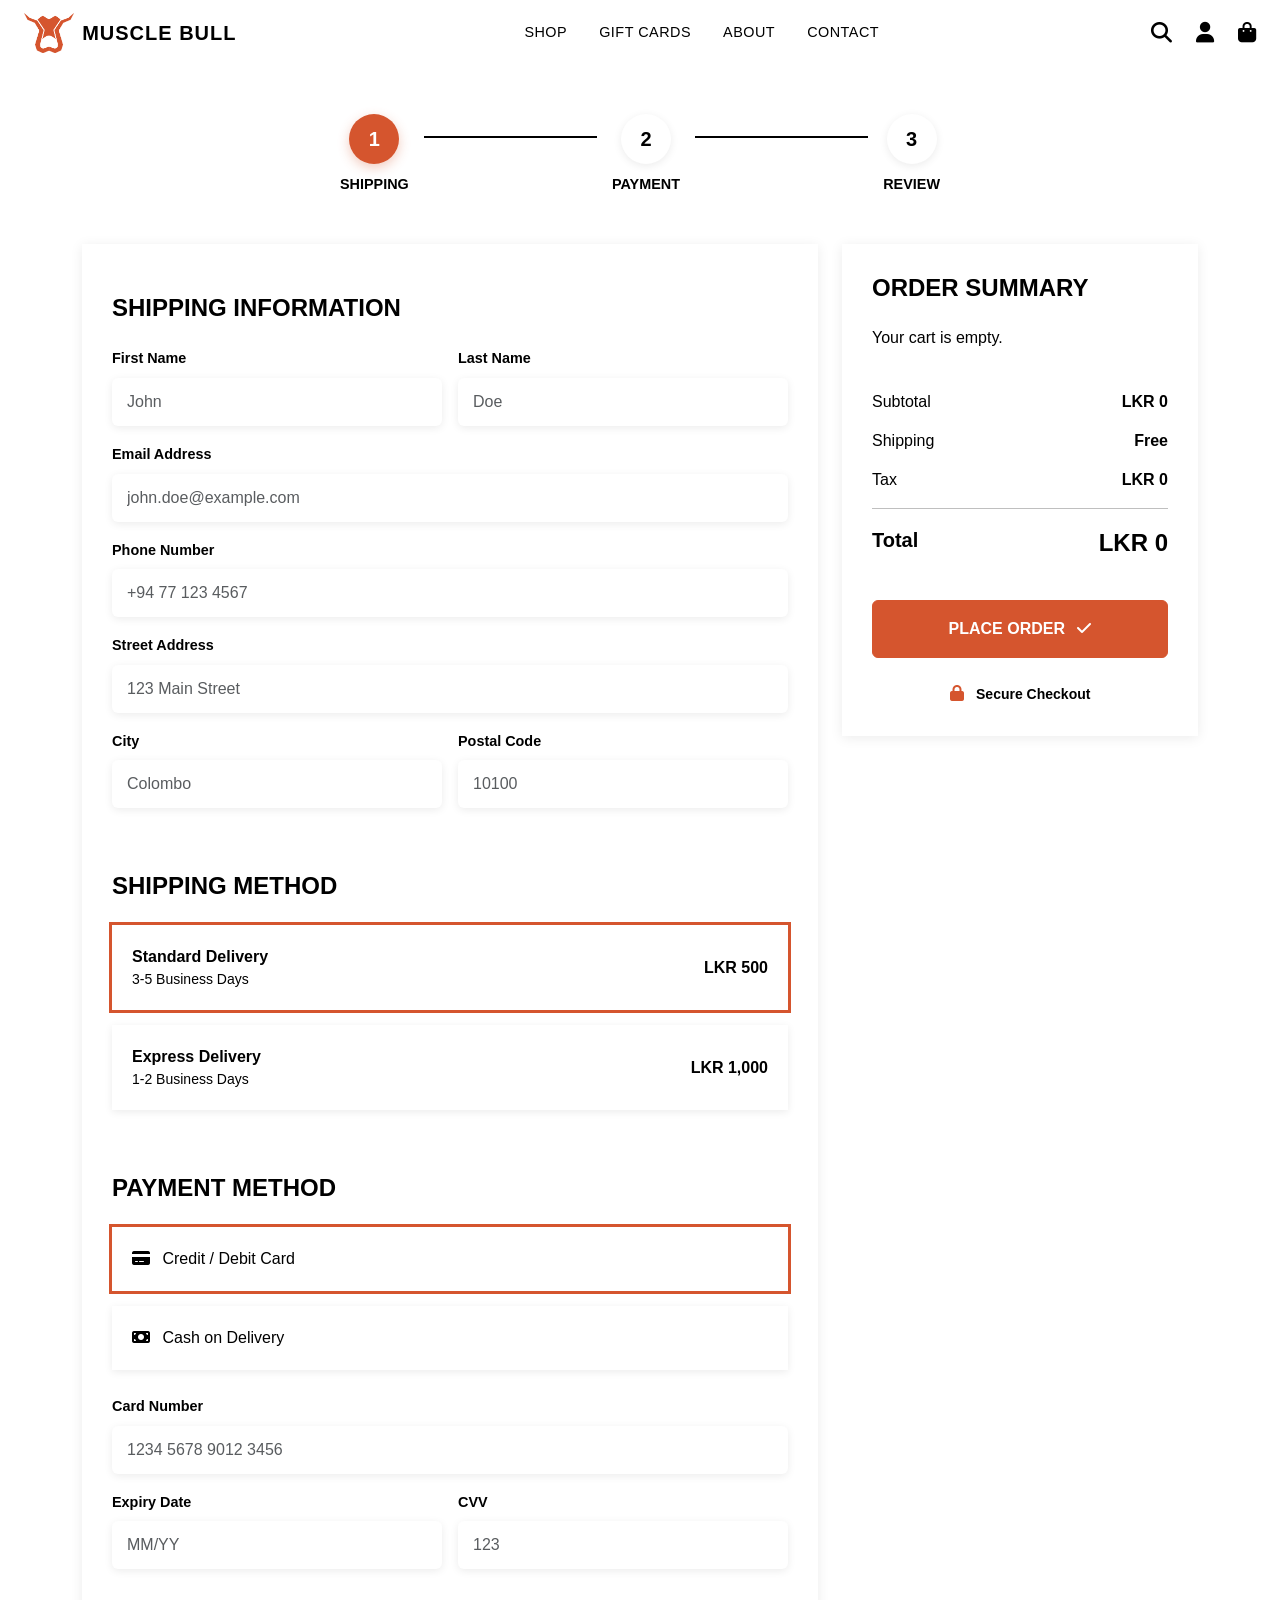
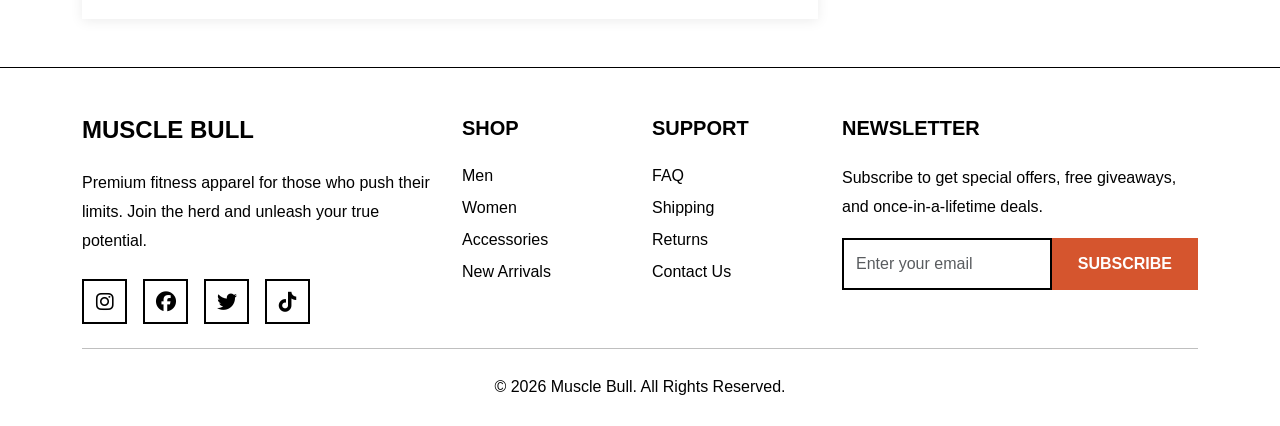
<file: checkout.html>
<!DOCTYPE html>
<html lang="en">
<head>
    <meta charset="UTF-8" />
    <meta name="viewport" content="width=device-width, initial-scale=1.0" />
    <title>Checkout - Muscle Bull</title>
    
    <!-- Bootstrap CSS -->
    <link href="./css/bootstrap.min.css" rel="stylesheet" />
    <!-- Custom CSS -->
    <link href="./css/style.css" rel="stylesheet" />
    <link href="./css/header.css" rel="stylesheet" />
    <link href="./css/footer.css" rel="stylesheet" />
    <link href="./css/checkout.css" rel="stylesheet" />
    <!-- FontAwesome for icons -->
    <link rel="stylesheet" href="https://cdnjs.cloudflare.com/ajax/libs/font-awesome/6.4.0/css/all.min.css" />
</head>
<body>
    <!-- Navigation -->
    <nav class="navbar navbar-expand-lg navbar-static bg-white">
        <div class="container-fluid px-4">
            <a class="navbar-brand d-flex align-items-center gap-2" href="index.html">
                <img src="./assets/images/logo/mb logo.png" alt="Muscle Bull Logo" height="40">
                <span class="fw-bold text-uppercase text-black brand-text">Muscle Bull</span>
            </a>
            <button class="navbar-toggler border-0 shadow-none" type="button" data-bs-toggle="collapse" data-bs-target="#navbarNav">
                <span class="navbar-toggler-icon"></span>
            </button>
            <div class="collapse navbar-collapse" id="navbarNav">
                <ul class="navbar-nav mx-auto nav-center">
                    <li class="nav-item"><a class="nav-link text-black fw-medium text-uppercase" href="shop.html">Shop</a></li>
                    <li class="nav-item"><a class="nav-link text-black fw-medium text-uppercase" href="gift-cards.html">Gift Cards</a></li>
                    <li class="nav-item"><a class="nav-link text-black fw-medium text-uppercase" href="about.html">About</a></li>
                    <li class="nav-item"><a class="nav-link text-black fw-medium text-uppercase" href="contact.html">Contact</a></li>
                </ul>
                <div class="navbar-icons d-flex gap-3">
                    <a href="#" class="nav-icon-dark"><i class="fa-solid fa-magnifying-glass"></i></a>
                    <a href="login.html" class="nav-icon-dark"><i class="fa-solid fa-user"></i></a>
                    <a href="cart.html" class="nav-icon-dark position-relative">
                        <i class="fa-solid fa-bag-shopping"></i>
                        <span class="cart-badge">3</span>
                    </a>
                </div>
            </div>
        </div>
    </nav>

    <main>
        <!-- Checkout Section -->
        <section class="checkout-section py-5 bg-white">
            <div class="container">
                <!-- Progress Steps -->
                <div class="checkout-steps mb-5">
                    <div class="step active">
                        <div class="step-number">1</div>
                        <span class="step-label">Shipping</span>
                    </div>
                    <div class="step-line"></div>
                    <div class="step">
                        <div class="step-number">2</div>
                        <span class="step-label">Payment</span>
                    </div>
                    <div class="step-line"></div>
                    <div class="step">
                        <div class="step-number">3</div>
                        <span class="step-label">Review</span>
                    </div>
                </div>

                <div class="row g-4">
                    <!-- Checkout Form -->
                    <div class="col-lg-8">
                        <div class="checkout-form">
                            <!-- Shipping Information -->
                            <div class="form-section">
                                <h4 class="fw-bold text-uppercase mb-4">Shipping Information</h4>
                                <div class="row g-3">
                                    <div class="col-md-6">
                                        <label class="form-label fw-bold">First Name</label>
                                        <input type="text" class="form-control checkout-input" placeholder="John">
                                    </div>
                                    <div class="col-md-6">
                                        <label class="form-label fw-bold">Last Name</label>
                                        <input type="text" class="form-control checkout-input" placeholder="Doe">
                                    </div>
                                    <div class="col-12">
                                        <label class="form-label fw-bold">Email Address</label>
                                        <input type="email" class="form-control checkout-input" placeholder="john.doe@example.com">
                                    </div>
                                    <div class="col-12">
                                        <label class="form-label fw-bold">Phone Number</label>
                                        <input type="tel" class="form-control checkout-input" placeholder="+94 77 123 4567">
                                    </div>
                                    <div class="col-12">
                                        <label class="form-label fw-bold">Street Address</label>
                                        <input type="text" class="form-control checkout-input" placeholder="123 Main Street">
                                    </div>
                                    <div class="col-md-6">
                                        <label class="form-label fw-bold">City</label>
                                        <input type="text" class="form-control checkout-input" placeholder="Colombo">
                                    </div>
                                    <div class="col-md-6">
                                        <label class="form-label fw-bold">Postal Code</label>
                                        <input type="text" class="form-control checkout-input" placeholder="10100">
                                    </div>
                                </div>
                            </div>

                            <!-- Shipping Method -->
                            <div class="form-section mt-4">
                                <h4 class="fw-bold text-uppercase mb-4">Shipping Method</h4>
                                <div class="shipping-options">
                                    <div class="shipping-option active">
                                        <input type="radio" name="shipping" id="standard" checked>
                                        <label for="standard">
                                            <div class="d-flex justify-content-between align-items-center">
                                                <div>
                                                    <strong>Standard Delivery</strong>
                                                    <p class="mb-0 small">3-5 Business Days</p>
                                                </div>
                                                <strong>LKR 500</strong>
                                            </div>
                                        </label>
                                    </div>
                                    <div class="shipping-option">
                                        <input type="radio" name="shipping" id="express">
                                        <label for="express">
                                            <div class="d-flex justify-content-between align-items-center">
                                                <div>
                                                    <strong>Express Delivery</strong>
                                                    <p class="mb-0 small">1-2 Business Days</p>
                                                </div>
                                                <strong>LKR 1,000</strong>
                                            </div>
                                        </label>
                                    </div>
                                </div>
                            </div>

                            <!-- Payment Method -->
                            <div class="form-section mt-4">
                                <h4 class="fw-bold text-uppercase mb-4">Payment Method</h4>
                                <div class="payment-options">
                                    <div class="payment-option active">
                                        <input type="radio" name="payment" id="card" checked>
                                        <label for="card">
                                            <i class="fa-solid fa-credit-card me-2"></i>
                                            Credit / Debit Card
                                        </label>
                                    </div>
                                    <div class="payment-option">
                                        <input type="radio" name="payment" id="cod">
                                        <label for="cod">
                                            <i class="fa-solid fa-money-bill me-2"></i>
                                            Cash on Delivery
                                        </label>
                                    </div>
                                </div>

                                <!-- Card Details -->
                                <div class="card-details mt-4">
                                    <div class="row g-3">
                                        <div class="col-12">
                                            <label class="form-label fw-bold">Card Number</label>
                                            <input type="text" class="form-control checkout-input" placeholder="1234 5678 9012 3456">
                                        </div>
                                        <div class="col-md-6">
                                            <label class="form-label fw-bold">Expiry Date</label>
                                            <input type="text" class="form-control checkout-input" placeholder="MM/YY">
                                        </div>
                                        <div class="col-md-6">
                                            <label class="form-label fw-bold">CVV</label>
                                            <input type="text" class="form-control checkout-input" placeholder="123">
                                        </div>
                                    </div>
                                </div>
                            </div>
                        </div>
                    </div>

                    <!-- Order Summary -->
                    <div class="col-lg-4">
                        <div class="order-summary-checkout">
                            <h4 class="fw-bold text-uppercase mb-4">Order Summary</h4>
                            
                            <!-- Order Items -->
                            <div class="order-items mb-4">
                                <div class="order-item">
                                    <img src="./assets/images/products/black oversize 1.jpg" alt="Product">
                                    <div class="order-item-info">
                                        <h6 class="fw-bold mb-1">Black Oversize Tee</h6>
                                        <p class="small mb-0">Size: L × 1</p>
                                    </div>
                                    <span class="fw-bold">LKR 3,500</span>
                                </div>
                                <div class="order-item">
                                    <img src="./assets/images/products/white hoodie 1.jpg" alt="Product">
                                    <div class="order-item-info">
                                        <h6 class="fw-bold mb-1">White Hoodie</h6>
                                        <p class="small mb-0">Size: M × 1</p>
                                    </div>
                                    <span class="fw-bold">LKR 5,200</span>
                                </div>
                                <div class="order-item">
                                    <img src="./assets/images/products/blue skinny 2.jpg" alt="Product">
                                    <div class="order-item-info">
                                        <h6 class="fw-bold mb-1">Blue Skinny Pants</h6>
                                        <p class="small mb-0">Size: 32 × 1</p>
                                    </div>
                                    <span class="fw-bold">LKR 4,800</span>
                                </div>
                            </div>
                            
                            <div class="summary-row">
                                <span>Subtotal</span>
                                <span class="fw-bold">LKR 13,500</span>
                            </div>
                            <div class="summary-row">
                                <span>Shipping</span>
                                <span class="fw-bold">LKR 500</span>
                            </div>
                            <div class="summary-row">
                                <span>Tax</span>
                                <span class="fw-bold">LKR 0</span>
                            </div>
                            
                            <hr class="my-3">
                            
                            <div class="summary-row summary-total">
                                <span class="fw-bold">Total</span>
                                <span class="fw-bold fs-4">LKR 14,000</span>
                            </div>

                            <!-- Place Order Button -->
                            <button class="btn btn-primary w-100 py-3 text-uppercase fw-bold mt-4">
                                Place Order <i class="fa-solid fa-check ms-2"></i>
                            </button>

                            <!-- Security Badge -->
                            <div class="security-badge mt-4 text-center">
                                <i class="fa-solid fa-lock me-2"></i>
                                <span class="small">Secure Checkout</span>
                            </div>
                        </div>
                    </div>
                </div>
            </div>
        </section>
    </main>

    <!-- Footer -->
    <footer class="bg-white text-black pt-5 pb-4 border-top border-dark">
        <div class="container">
            <div class="row g-4">
                <div class="col-12 col-md-4 mb-4 mb-md-0">
                    <h4 class="text-uppercase fw-bold mb-4">Muscle Bull</h4>
                    <p>Premium fitness apparel for those who push their limits. Join the herd and unleash your true potential.</p>
                    <div class="footer-socials d-flex gap-3 mt-4">
                        <a href="#" class="social-link"><i class="fa-brands fa-instagram"></i></a>
                        <a href="#" class="social-link"><i class="fa-brands fa-facebook"></i></a>
                        <a href="#" class="social-link"><i class="fa-brands fa-twitter"></i></a>
                        <a href="#" class="social-link"><i class="fa-brands fa-tiktok"></i></a>
                    </div>
                </div>
                <div class="col-6 col-md-2 mb-4 mb-md-0">
                    <h5 class="text-uppercase fw-bold mb-4">Shop</h5>
                    <ul class="list-unstyled footer-links">
                        <li class="mb-2"><a href="shop.html">Men</a></li>
                        <li class="mb-2"><a href="shop.html">Women</a></li>
                        <li class="mb-2"><a href="shop.html">Accessories</a></li>
                        <li class="mb-2"><a href="shop.html">New Arrivals</a></li>
                    </ul>
                </div>
                <div class="col-6 col-md-2 mb-4 mb-md-0">
                    <h5 class="text-uppercase fw-bold mb-4">Support</h5>
                    <ul class="list-unstyled footer-links">
                        <li class="mb-2"><a href="#">FAQ</a></li>
                        <li class="mb-2"><a href="#">Shipping</a></li>
                        <li class="mb-2"><a href="#">Returns</a></li>
                        <li class="mb-2"><a href="contact.html">Contact Us</a></li>
                    </ul>
                </div>
                <div class="col-12 col-md-4">
                    <h5 class="text-uppercase fw-bold mb-4">Newsletter</h5>
                    <p class="mb-3">Subscribe to get special offers, free giveaways, and once-in-a-lifetime deals.</p>
                    <div class="footer-newsletter">
                        <input type="email" class="form-control rounded-0 border-dark" placeholder="Enter your email">
                        <button class="btn btn-primary rounded-0 px-4 text-uppercase fw-bold" type="button">Subscribe</button>
                    </div>
                </div>
            </div>
            <hr class="my-4 border-dark">
            <div class="row">
                <div class="col-12 text-center">
                    <p class="mb-0 fw-medium">&copy; 2026 Muscle Bull. All Rights Reserved.</p>
                </div>
            </div>
        </div>
    </footer>

    <!-- Bootstrap JS -->
    <script src="./js/bootstrap.bundle.min.js"></script>
    <script src="./js/app.js"></script>
    <script src="./js/cart.js"></script>
</body>
</html>
</file>
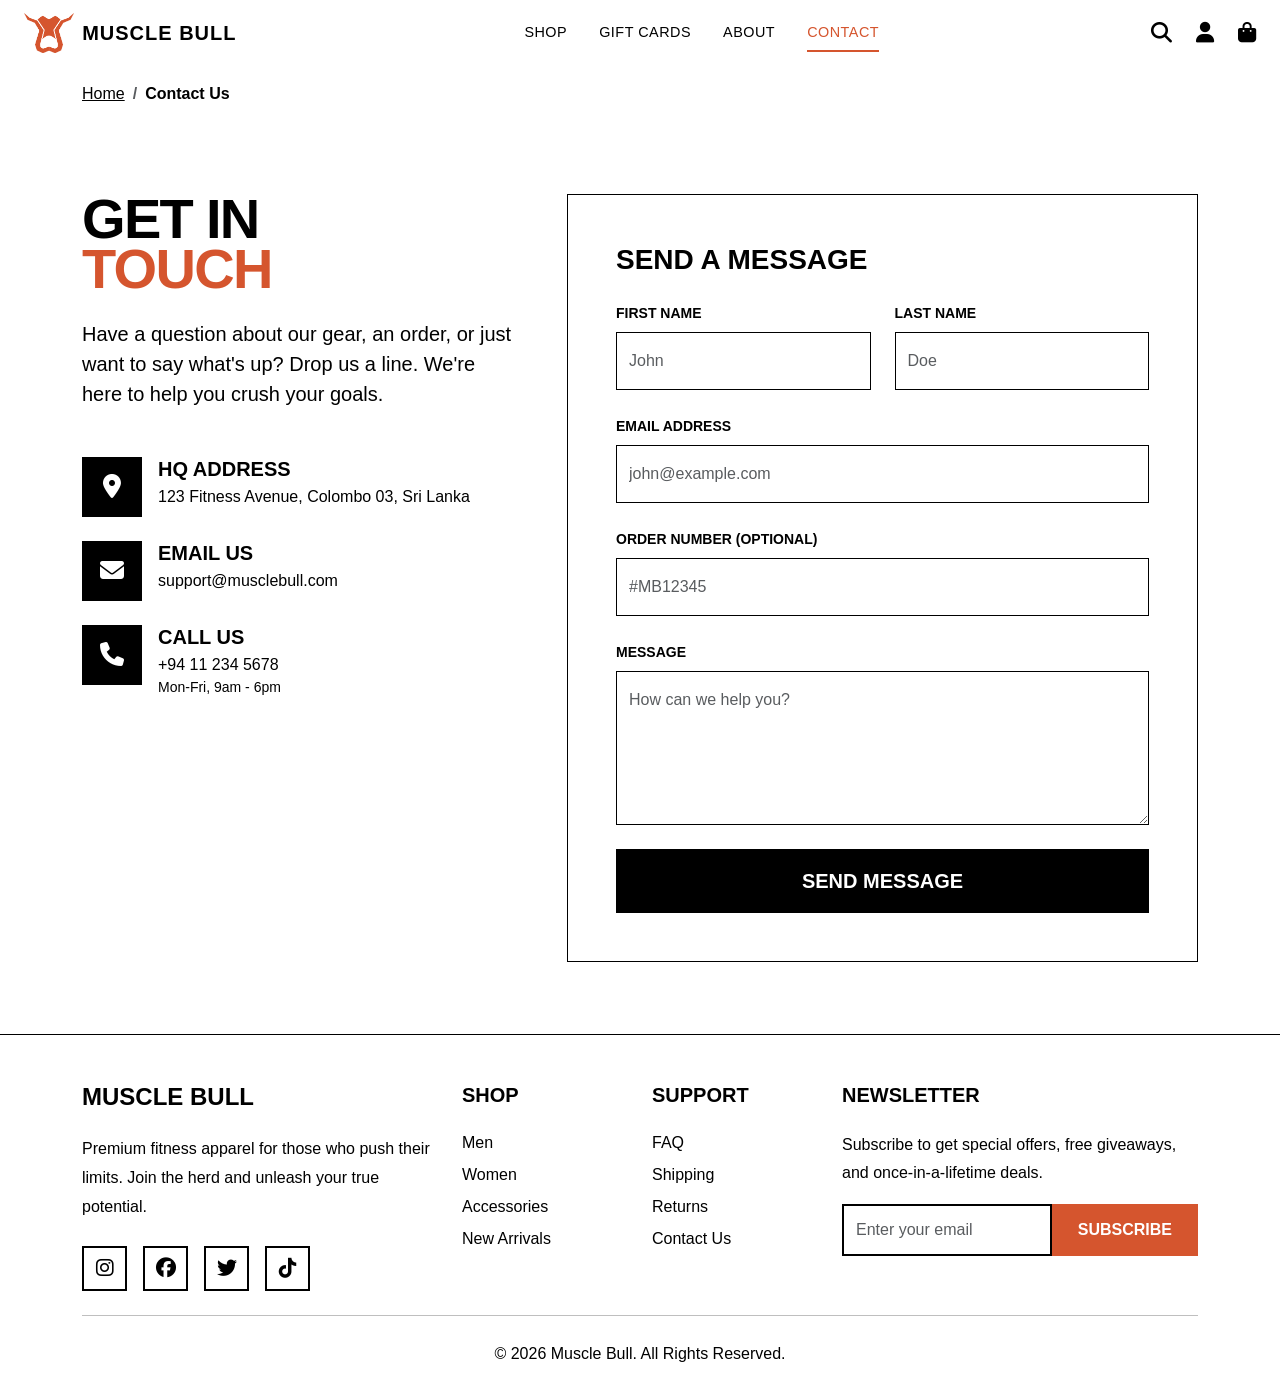
<file: contact.html>
<!DOCTYPE html>
<html lang="en">
<head>
    <meta charset="UTF-8" />
    <meta name="viewport" content="width=device-width, initial-scale=1.0" />
    <title>Contact Us - Muscle Bull</title>
    
    <!-- Bootstrap CSS -->
    <link href="./css/bootstrap.min.css" rel="stylesheet" />
    <!-- Custom CSS -->
    <link href="./css/style.css" rel="stylesheet" />
    <link href="./css/header.css" rel="stylesheet" />
    <link href="./css/footer.css" rel="stylesheet" />
    <!-- FontAwesome for icons -->
    <link rel="stylesheet" href="https://cdnjs.cloudflare.com/ajax/libs/font-awesome/6.4.0/css/all.min.css" />
</head>
<body>
    <!-- Navigation -->
    <nav class="navbar navbar-expand-lg navbar-static bg-white">
        <div class="container-fluid px-4">
            <a class="navbar-brand d-flex align-items-center gap-2" href="index.html">
                <img src="./assets/images/logo/mb logo.png" alt="Muscle Bull Logo" height="40">
                <span class="fw-bold text-uppercase text-black brand-text">Muscle Bull</span>
            </a>
            <button class="navbar-toggler border-0 shadow-none" type="button" data-bs-toggle="collapse" data-bs-target="#navbarNav">
                <span class="navbar-toggler-icon"></span>
            </button>
            <div class="collapse navbar-collapse" id="navbarNav">
                <ul class="navbar-nav mx-auto nav-center">
                    <li class="nav-item"><a class="nav-link text-black fw-medium text-uppercase" href="shop.html">Shop</a></li>
                    <li class="nav-item"><a class="nav-link text-black fw-medium text-uppercase" href="gift-cards.html">Gift Cards</a></li>
                    <li class="nav-item"><a class="nav-link text-black fw-medium text-uppercase" href="about.html">About</a></li>
                    <li class="nav-item"><a class="nav-link text-black fw-medium text-uppercase active" href="contact.html">Contact</a></li>
                </ul>
                <div class="navbar-icons d-flex gap-3">
                    <a href="#" class="nav-icon-dark"><i class="fa-solid fa-magnifying-glass"></i></a>
                    <a href="login.html" class="nav-icon-dark"><i class="fa-solid fa-user"></i></a>
                    <a href="cart.html" class="nav-icon-dark"><i class="fa-solid fa-bag-shopping"></i></a>
                </div>
            </div>
        </div>
    </nav>

    <main>
        <!-- Breadcrumb -->
        <section class="breadcrumb-section py-3 bg-white">
            <div class="container">
                <nav aria-label="breadcrumb">
                    <ol class="breadcrumb mb-0">
                        <li class="breadcrumb-item"><a href="index.html" class="text-black">Home</a></li>
                        <li class="breadcrumb-item active text-black fw-bold" aria-current="page">Contact Us</li>
                    </ol>
                </nav>
            </div>
        </section>

        <!-- Contact Section -->
        <section class="contact-page py-5 bg-white">
            <div class="container py-4">
                <div class="row g-5">
                    <!-- Contact Info -->
                    <div class="col-lg-5">
                        <h1 class="display-4 fw-bold text-uppercase mb-4 text-black" style="line-height: 0.9; letter-spacing: -0.03em;">
                            GET IN<br><span class="text-primary">TOUCH</span>
                        </h1>
                        <p class="lead mb-5 text-black">
                            Have a question about our gear, an order, or just want to say what's up? Drop us a line. We're here to help you crush your goals.
                        </p>
                        
                        <div class="d-flex flex-column gap-4">
                            <div class="d-flex align-items-start gap-3">
                                <div class="bg-black text-white p-3 rounded-0 d-flex align-items-center justify-content-center" style="width: 60px; height: 60px;">
                                    <i class="fa-solid fa-location-dot fa-xl"></i>
                                </div>
                                <div>
                                    <h5 class="fw-bold text-uppercase mb-1">HQ Address</h5>
                                    <p class="mb-0 text-black">123 Fitness Avenue, Colombo 03, Sri Lanka</p>
                                </div>
                            </div>
                            
                            <div class="d-flex align-items-start gap-3">
                                <div class="bg-black text-white p-3 rounded-0 d-flex align-items-center justify-content-center" style="width: 60px; height: 60px;">
                                    <i class="fa-solid fa-envelope fa-xl"></i>
                                </div>
                                <div>
                                    <h5 class="fw-bold text-uppercase mb-1">Email Us</h5>
                                    <p class="mb-0 text-black">support@musclebull.com</p>
                                </div>
                            </div>
                            
                            <div class="d-flex align-items-start gap-3">
                                <div class="bg-black text-white p-3 rounded-0 d-flex align-items-center justify-content-center" style="width: 60px; height: 60px;">
                                    <i class="fa-solid fa-phone fa-xl"></i>
                                </div>
                                <div>
                                    <h5 class="fw-bold text-uppercase mb-1">Call Us</h5>
                                    <p class="mb-0 text-black">+94 11 234 5678</p>
                                    <p class="small text-muted mb-0">Mon-Fri, 9am - 6pm</p>
                                </div>
                            </div>
                        </div>
                    </div>
                    
                    <!-- Contact Form -->
                    <div class="col-lg-7">
                        <div class="bg-white p-4 p-md-5 border border-dark">
                            <h3 class="fw-bold text-uppercase mb-4 text-black">Send a Message</h3>
                            <form>
                                <div class="row g-4">
                                    <div class="col-md-6">
                                        <label for="firstName" class="form-label fw-bold text-uppercase small text-black">First Name</label>
                                        <input type="text" class="form-control rounded-0 py-3 border-dark text-black" id="firstName" placeholder="John">
                                    </div>
                                    <div class="col-md-6">
                                        <label for="lastName" class="form-label fw-bold text-uppercase small text-black">Last Name</label>
                                        <input type="text" class="form-control rounded-0 py-3 border-dark text-black" id="lastName" placeholder="Doe">
                                    </div>
                                    <div class="col-12">
                                        <label for="email" class="form-label fw-bold text-uppercase small text-black">Email Address</label>
                                        <input type="email" class="form-control rounded-0 py-3 border-dark text-black" id="email" placeholder="john@example.com">
                                    </div>
                                    <div class="col-12">
                                        <label for="orderNumber" class="form-label fw-bold text-uppercase small text-black">Order Number (Optional)</label>
                                        <input type="text" class="form-control rounded-0 py-3 border-dark text-black" id="orderNumber" placeholder="#MB12345">
                                    </div>
                                    <div class="col-12">
                                        <label for="message" class="form-label fw-bold text-uppercase small text-black">Message</label>
                                        <textarea class="form-control rounded-0 py-3 border-dark text-black" id="message" rows="5" placeholder="How can we help you?"></textarea>
                                    </div>
                                    <div class="col-12 mt-4">
                                        <button type="submit" class="btn btn-dark btn-lg w-100 rounded-0 text-uppercase fw-bold py-3">Send Message</button>
                                    </div>
                                </div>
                            </form>
                        </div>
                    </div>
                </div>
            </div>
        </section>
    </main>

    <!-- Footer -->
    <footer class="bg-white text-black pt-5 pb-4 border-top border-dark">
        <div class="container">
            <div class="row g-4">
                <div class="col-12 col-md-4 mb-4 mb-md-0">
                    <h4 class="text-uppercase fw-bold mb-4">Muscle Bull</h4>
                    <p>Premium fitness apparel for those who push their limits. Join the herd and unleash your true potential.</p>
                    <div class="footer-socials d-flex gap-3 mt-4">
                        <a href="#" class="social-link"><i class="fa-brands fa-instagram"></i></a>
                        <a href="#" class="social-link"><i class="fa-brands fa-facebook"></i></a>
                        <a href="#" class="social-link"><i class="fa-brands fa-twitter"></i></a>
                        <a href="#" class="social-link"><i class="fa-brands fa-tiktok"></i></a>
                    </div>
                </div>
                <div class="col-6 col-md-2 mb-4 mb-md-0">
                    <h5 class="text-uppercase fw-bold mb-4">Shop</h5>
                    <ul class="list-unstyled footer-links">
                        <li class="mb-2"><a href="shop.html">Men</a></li>
                        <li class="mb-2"><a href="shop.html">Women</a></li>
                        <li class="mb-2"><a href="shop.html">Accessories</a></li>
                        <li class="mb-2"><a href="shop.html">New Arrivals</a></li>
                    </ul>
                </div>
                <div class="col-6 col-md-2 mb-4 mb-md-0">
                    <h5 class="text-uppercase fw-bold mb-4">Support</h5>
                    <ul class="list-unstyled footer-links">
                        <li class="mb-2"><a href="#">FAQ</a></li>
                        <li class="mb-2"><a href="#">Shipping</a></li>
                        <li class="mb-2"><a href="#">Returns</a></li>
                        <li class="mb-2"><a href="contact.html">Contact Us</a></li>
                    </ul>
                </div>
                <div class="col-12 col-md-4">
                    <h5 class="text-uppercase fw-bold mb-4">Newsletter</h5>
                    <p class="mb-3">Subscribe to get special offers, free giveaways, and once-in-a-lifetime deals.</p>
                    <div class="footer-newsletter">
                        <input type="email" class="form-control rounded-0 border-dark" placeholder="Enter your email">
                        <button class="btn btn-primary rounded-0 px-4 text-uppercase fw-bold" type="button">Subscribe</button>
                    </div>
                </div>
            </div>
            <hr class="my-4 border-dark">
            <div class="row">
                <div class="col-12 text-center">
                    <p class="mb-0 fw-medium">&copy; 2026 Muscle Bull. All Rights Reserved.</p>
                </div>
            </div>
        </div>
    </footer>

    <!-- Bootstrap JS -->
    <script src="./js/bootstrap.bundle.min.js"></script>
</body>
</html>
</file>
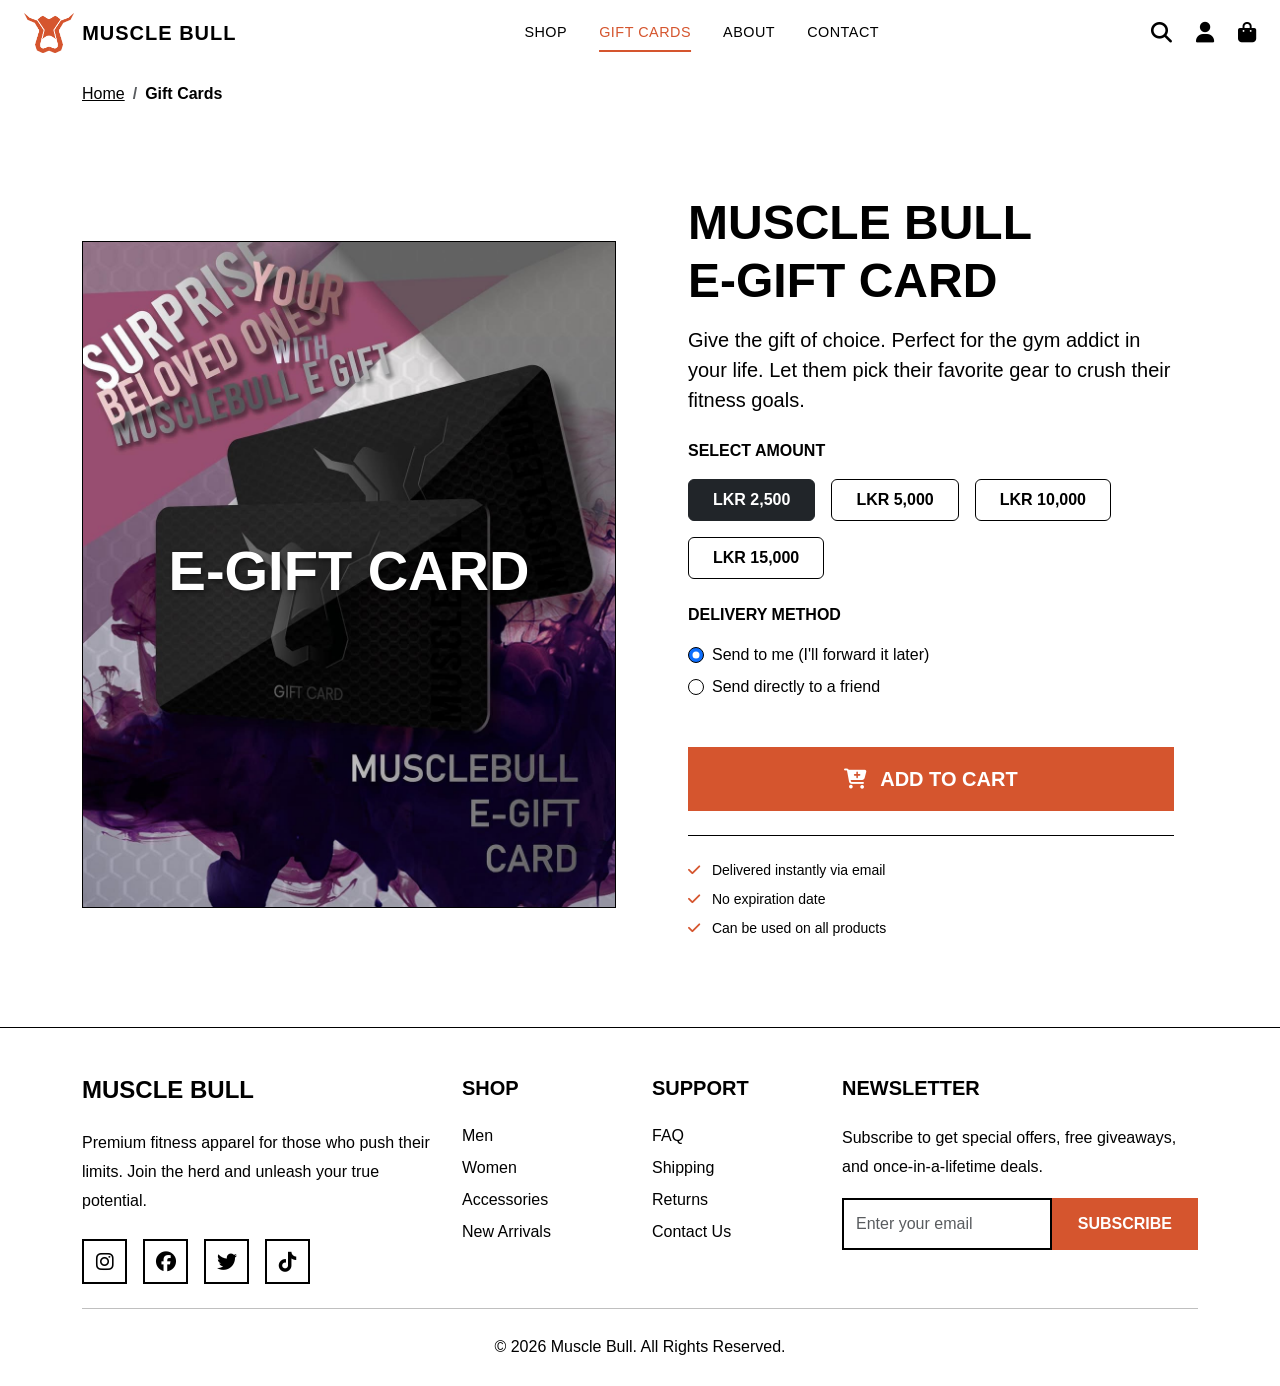
<file: gift-cards.html>
<!DOCTYPE html>
<html lang="en">
<head>
    <meta charset="UTF-8" />
    <meta name="viewport" content="width=device-width, initial-scale=1.0" />
    <title>Gift Cards - Muscle Bull</title>
    
    <!-- Bootstrap CSS -->
    <link href="./css/bootstrap.min.css" rel="stylesheet" />
    <!-- Custom CSS -->
    <link href="./css/style.css" rel="stylesheet" />
    <link href="./css/header.css" rel="stylesheet" />
    <link href="./css/footer.css" rel="stylesheet" />
    <!-- FontAwesome for icons -->
    <link rel="stylesheet" href="https://cdnjs.cloudflare.com/ajax/libs/font-awesome/6.4.0/css/all.min.css" />
</head>
<body>
    <!-- Navigation -->
    <nav class="navbar navbar-expand-lg navbar-static bg-white">
        <div class="container-fluid px-4">
            <a class="navbar-brand d-flex align-items-center gap-2" href="index.html">
                <img src="./assets/images/logo/mb logo.png" alt="Muscle Bull Logo" height="40">
                <span class="fw-bold text-uppercase text-black brand-text">Muscle Bull</span>
            </a>
            <button class="navbar-toggler border-0 shadow-none" type="button" data-bs-toggle="collapse" data-bs-target="#navbarNav">
                <span class="navbar-toggler-icon"></span>
            </button>
            <div class="collapse navbar-collapse" id="navbarNav">
                <ul class="navbar-nav mx-auto nav-center">
                    <li class="nav-item"><a class="nav-link text-black fw-medium text-uppercase" href="shop.html">Shop</a></li>
                    <li class="nav-item"><a class="nav-link text-black fw-medium text-uppercase active" href="gift-cards.html">Gift Cards</a></li>
                    <li class="nav-item"><a class="nav-link text-black fw-medium text-uppercase" href="about.html">About</a></li>
                    <li class="nav-item"><a class="nav-link text-black fw-medium text-uppercase" href="contact.html">Contact</a></li>
                </ul>
                <div class="navbar-icons d-flex gap-3">
                    <a href="#" class="nav-icon-dark"><i class="fa-solid fa-magnifying-glass"></i></a>
                    <a href="login.html" class="nav-icon-dark"><i class="fa-solid fa-user"></i></a>
                    <a href="cart.html" class="nav-icon-dark"><i class="fa-solid fa-bag-shopping"></i></a>
                </div>
            </div>
        </div>
    </nav>

    <main>
        <!-- Breadcrumb -->
        <section class="breadcrumb-section py-3 bg-white">
            <div class="container">
                <nav aria-label="breadcrumb">
                    <ol class="breadcrumb mb-0">
                        <li class="breadcrumb-item"><a href="index.html" class="text-black">Home</a></li>
                        <li class="breadcrumb-item active text-black fw-bold" aria-current="page">Gift Cards</li>
                    </ol>
                </nav>
            </div>
        </section>

        <!-- Gift Card Section -->
        <section class="gift-card-page py-5 bg-white">
            <div class="container py-4">
                <div class="row g-5 align-items-center">
                    <!-- Gift Card Image -->
                    <div class="col-lg-6">
                        <div class="position-relative">
                            <img src="./assets/images/flayer/gift-card.jpg" alt="Musclebull Gift Card" class="img-fluid w-100 object-fit-cover border border-dark" style="min-height: 500px;">
                            <div class="position-absolute top-50 start-50 translate-middle text-center w-100">
                                <h2 class="display-4 fw-bold text-white text-uppercase" style="text-shadow: 2px 2px 4px rgba(0,0,0,0.5);">E-Gift Card</h2>
                            </div>
                        </div>
                    </div>
                    
                    <!-- Gift Card Details -->
                    <div class="col-lg-6">
                        <div class="px-lg-4">
                            <h1 class="display-5 fw-bold text-uppercase mb-3 text-black">Muscle Bull<br>E-Gift Card</h1>
                            <p class="lead mb-4 text-black">
                                Give the gift of choice. Perfect for the gym addict in your life. Let them pick their favorite gear to crush their fitness goals.
                            </p>
                            
                            <div class="mb-4">
                                <label class="form-label fw-bold text-uppercase mb-3 text-black">Select Amount</label>
                                <div class="d-flex flex-wrap gap-3">
                                    <input type="radio" class="btn-check" name="amount" id="amt1" autocomplete="off" checked>
                                    <label class="btn btn-outline-dark px-4 py-2 fw-bold" for="amt1">LKR 2,500</label>

                                    <input type="radio" class="btn-check" name="amount" id="amt2" autocomplete="off">
                                    <label class="btn btn-outline-dark px-4 py-2 fw-bold" for="amt2">LKR 5,000</label>

                                    <input type="radio" class="btn-check" name="amount" id="amt3" autocomplete="off">
                                    <label class="btn btn-outline-dark px-4 py-2 fw-bold" for="amt3">LKR 10,000</label>

                                    <input type="radio" class="btn-check" name="amount" id="amt4" autocomplete="off">
                                    <label class="btn btn-outline-dark px-4 py-2 fw-bold" for="amt4">LKR 15,000</label>
                                </div>
                            </div>
                            
                            <div class="mb-4">
                                <label class="form-label fw-bold text-uppercase mb-3 text-black">Delivery Method</label>
                                <div class="form-check mb-2">
                                    <input class="form-check-input border-dark" type="radio" name="delivery" id="delEmail" checked>
                                    <label class="form-check-label text-black" for="delEmail">
                                        Send to me (I'll forward it later)
                                    </label>
                                </div>
                                <div class="form-check">
                                    <input class="form-check-input border-dark" type="radio" name="delivery" id="delFriend">
                                    <label class="form-check-label text-black" for="delFriend">
                                        Send directly to a friend
                                    </label>
                                </div>
                            </div>
                            
                            <div class="d-grid gap-3 mt-5">
                                <button class="btn btn-primary btn-lg py-3 text-uppercase fw-bold rounded-0" id="addGiftCardBtn">
                                    <i class="fa-solid fa-cart-plus me-2"></i> Add to Cart
                                </button>
                            </div>
                            
                            <div class="mt-4 pt-4 border-top border-dark">
                                <ul class="list-unstyled text-black small">
                                    <li class="mb-2"><i class="fa-solid fa-check text-primary me-2"></i> Delivered instantly via email</li>
                                    <li class="mb-2"><i class="fa-solid fa-check text-primary me-2"></i> No expiration date</li>
                                    <li class="mb-2"><i class="fa-solid fa-check text-primary me-2"></i> Can be used on all products</li>
                                </ul>
                            </div>
                        </div>
                    </div>
                </div>
            </div>
        </section>
    </main>

    <!-- Footer -->
    <footer class="bg-white text-black pt-5 pb-4 border-top border-dark">
        <div class="container">
            <div class="row g-4">
                <div class="col-12 col-md-4 mb-4 mb-md-0">
                    <h4 class="text-uppercase fw-bold mb-4">Muscle Bull</h4>
                    <p>Premium fitness apparel for those who push their limits. Join the herd and unleash your true potential.</p>
                    <div class="footer-socials d-flex gap-3 mt-4">
                        <a href="#" class="social-link"><i class="fa-brands fa-instagram"></i></a>
                        <a href="#" class="social-link"><i class="fa-brands fa-facebook"></i></a>
                        <a href="#" class="social-link"><i class="fa-brands fa-twitter"></i></a>
                        <a href="#" class="social-link"><i class="fa-brands fa-tiktok"></i></a>
                    </div>
                </div>
                <div class="col-6 col-md-2 mb-4 mb-md-0">
                    <h5 class="text-uppercase fw-bold mb-4">Shop</h5>
                    <ul class="list-unstyled footer-links">
                        <li class="mb-2"><a href="shop.html">Men</a></li>
                        <li class="mb-2"><a href="shop.html">Women</a></li>
                        <li class="mb-2"><a href="shop.html">Accessories</a></li>
                        <li class="mb-2"><a href="shop.html">New Arrivals</a></li>
                    </ul>
                </div>
                <div class="col-6 col-md-2 mb-4 mb-md-0">
                    <h5 class="text-uppercase fw-bold mb-4">Support</h5>
                    <ul class="list-unstyled footer-links">
                        <li class="mb-2"><a href="#">FAQ</a></li>
                        <li class="mb-2"><a href="#">Shipping</a></li>
                        <li class="mb-2"><a href="#">Returns</a></li>
                        <li class="mb-2"><a href="contact.html">Contact Us</a></li>
                    </ul>
                </div>
                <div class="col-12 col-md-4">
                    <h5 class="text-uppercase fw-bold mb-4">Newsletter</h5>
                    <p class="mb-3">Subscribe to get special offers, free giveaways, and once-in-a-lifetime deals.</p>
                    <div class="footer-newsletter">
                        <input type="email" class="form-control rounded-0 border-dark" placeholder="Enter your email">
                        <button class="btn btn-primary rounded-0 px-4 text-uppercase fw-bold" type="button">Subscribe</button>
                    </div>
                </div>
            </div>
            <hr class="my-4 border-dark">
            <div class="row">
                <div class="col-12 text-center">
                    <p class="mb-0 fw-medium">&copy; 2026 Muscle Bull. All Rights Reserved.</p>
                </div>
            </div>
        </div>
    </footer>

    <!-- Bootstrap JS -->
    <script src="./js/bootstrap.bundle.min.js"></script>
    <script src="./js/app.js"></script>
</body>
</html>
</file>
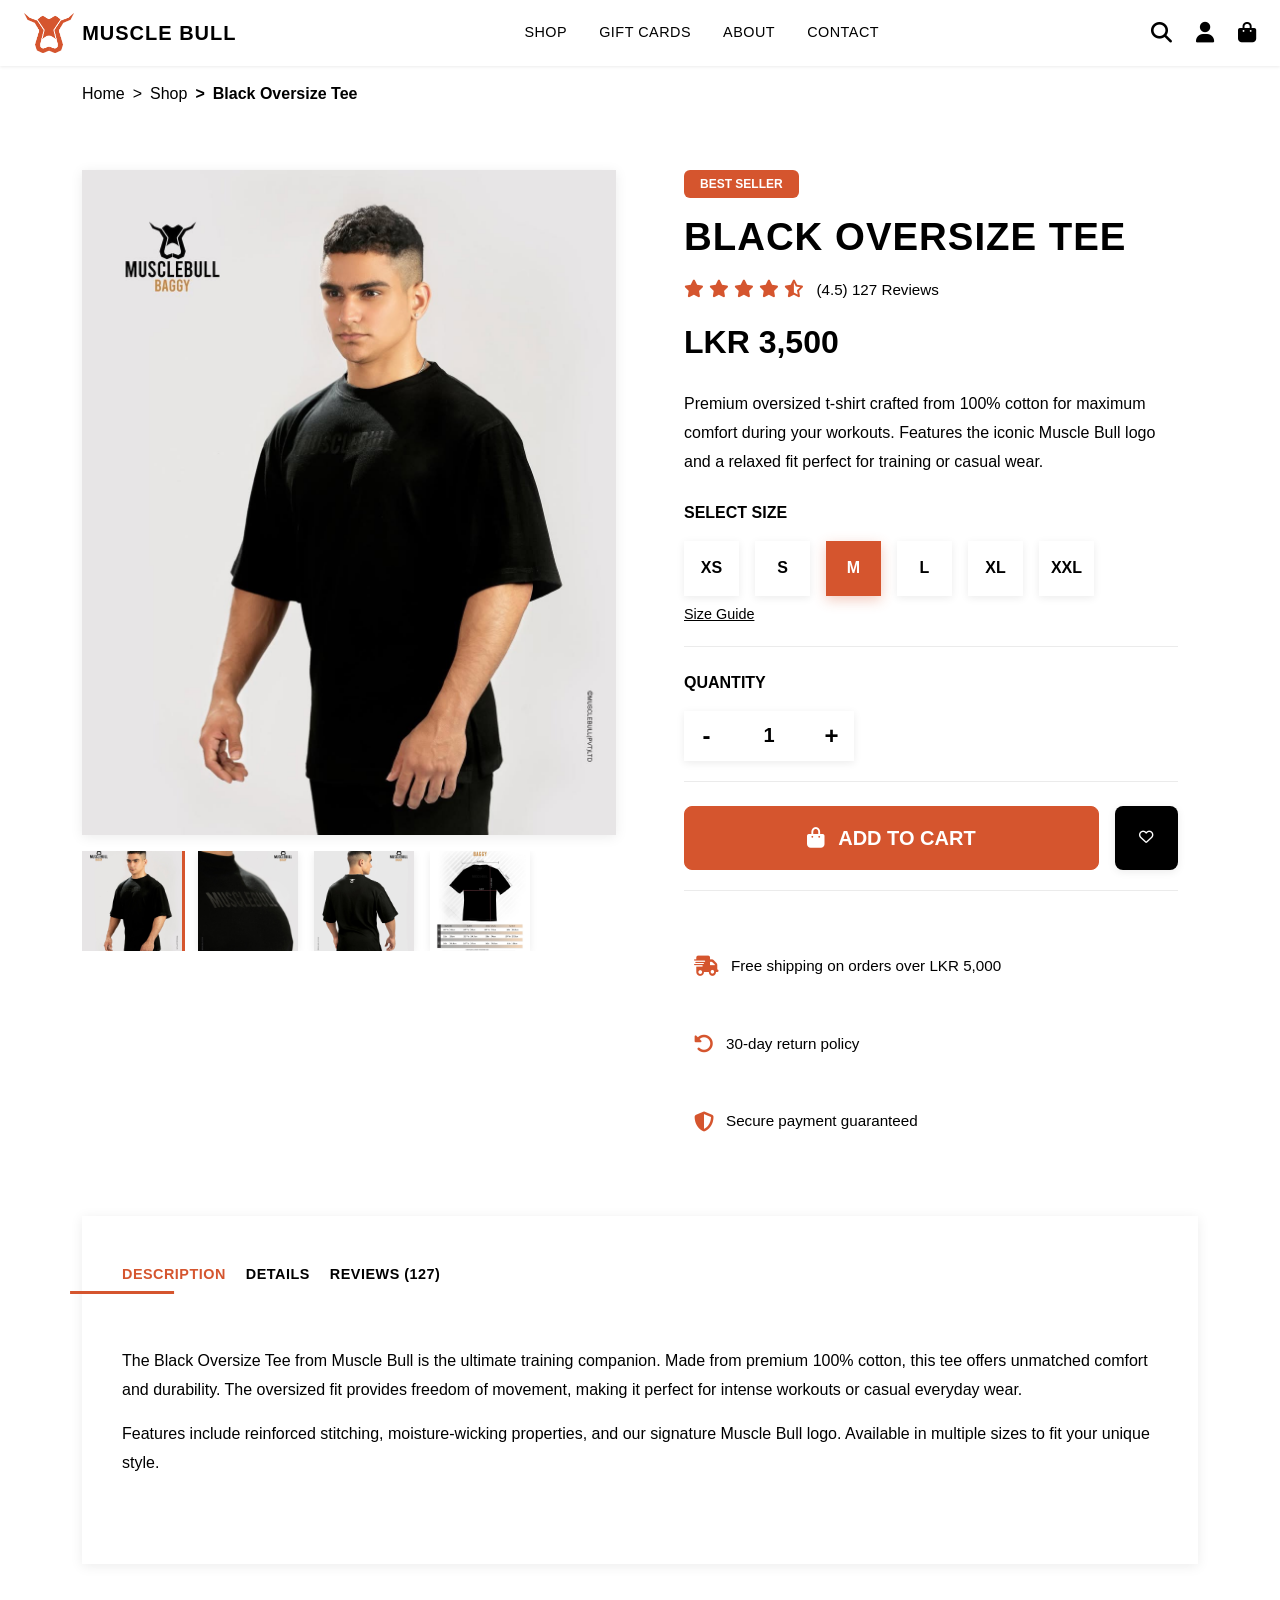
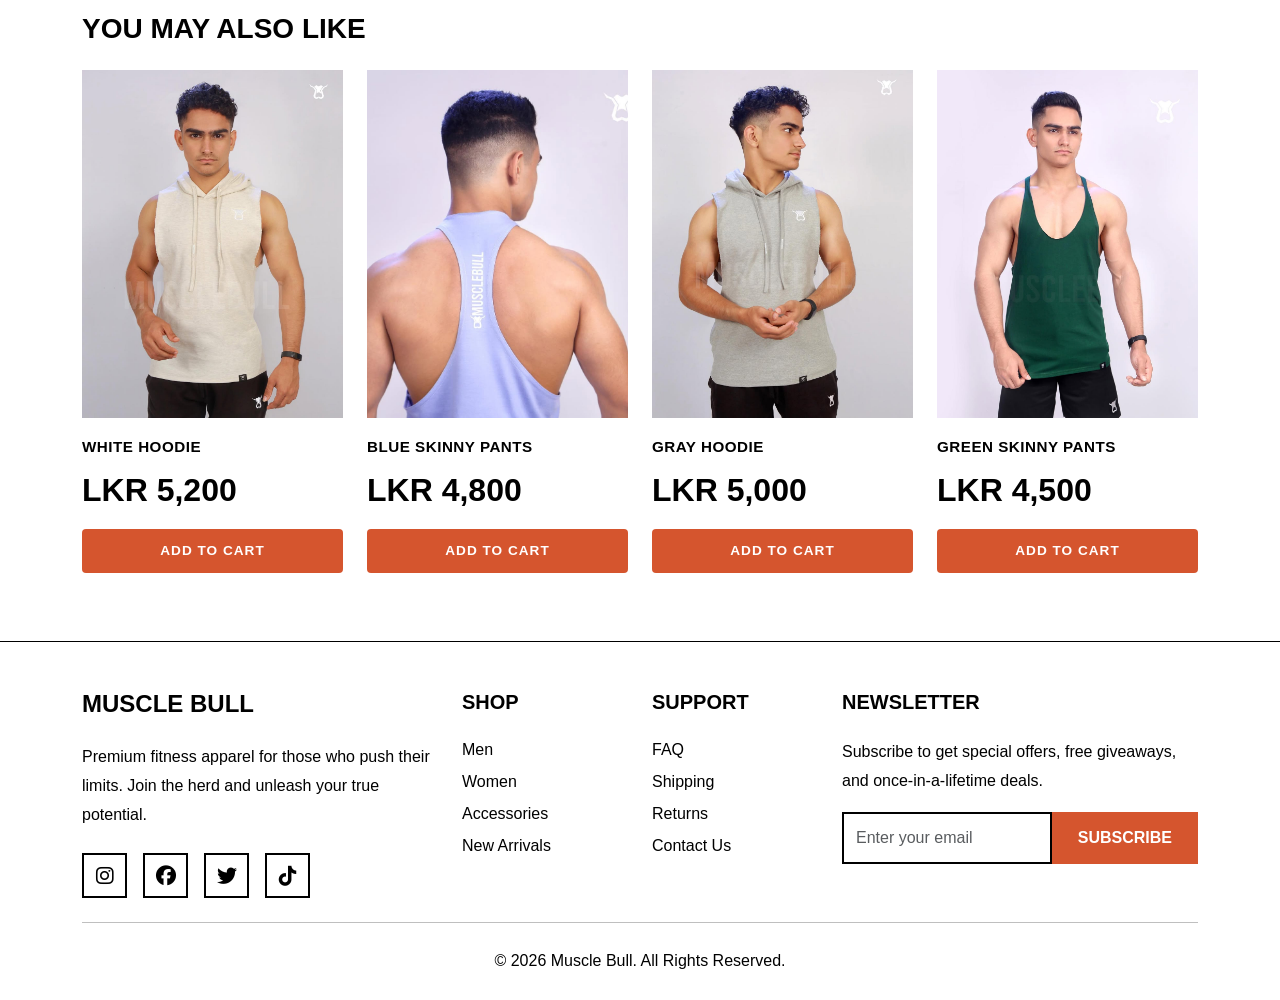
<file: product.html>
<!DOCTYPE html>
<html lang="en">
<head>
    <meta charset="UTF-8" />
    <meta name="viewport" content="width=device-width, initial-scale=1.0" />
    <title>Black Oversize Tee - Muscle Bull</title>
    
    <!-- Bootstrap CSS -->
    <link href="./css/bootstrap.min.css" rel="stylesheet" />
    <!-- Custom CSS -->
    <link href="./css/style.css" rel="stylesheet" />
    <link href="./css/header.css" rel="stylesheet" />
    <link href="./css/footer.css" rel="stylesheet" />
    <link href="./css/shop.css" rel="stylesheet" />
    <link href="./css/product.css" rel="stylesheet" />
    <!-- FontAwesome for icons -->
    <link rel="stylesheet" href="https://cdnjs.cloudflare.com/ajax/libs/font-awesome/6.4.0/css/all.min.css" />
</head>
<body>
    <!-- Navigation -->
    <nav class="navbar navbar-expand-lg navbar-static bg-white">
        <div class="container-fluid px-4">
            <a class="navbar-brand d-flex align-items-center gap-2" href="index.html">
                <img src="./assets/images/logo/mb logo.png" alt="Muscle Bull Logo" height="40">
                <span class="fw-bold text-uppercase text-black brand-text">Muscle Bull</span>
            </a>
            <button class="navbar-toggler border-0 shadow-none" type="button" data-bs-toggle="collapse" data-bs-target="#navbarNav">
                <span class="navbar-toggler-icon"></span>
            </button>
            <div class="collapse navbar-collapse" id="navbarNav">
                <ul class="navbar-nav mx-auto nav-center">
                    <li class="nav-item"><a class="nav-link text-black fw-medium text-uppercase" href="shop.html">Shop</a></li>
                    <li class="nav-item"><a class="nav-link text-black fw-medium text-uppercase" href="gift-cards.html">Gift Cards</a></li>
                    <li class="nav-item"><a class="nav-link text-black fw-medium text-uppercase" href="about.html">About</a></li>
                    <li class="nav-item"><a class="nav-link text-black fw-medium text-uppercase" href="contact.html">Contact</a></li>
                </ul>
                <div class="navbar-icons d-flex gap-3">
                    <a href="#" class="nav-icon-dark"><i class="fa-solid fa-magnifying-glass"></i></a>
                    <a href="login.html" class="nav-icon-dark"><i class="fa-solid fa-user"></i></a>
                    <a href="cart.html" class="nav-icon-dark"><i class="fa-solid fa-bag-shopping"></i></a>
                </div>
            </div>
        </div>
    </nav>

    <main>
        <!-- Breadcrumb -->
        <section class="breadcrumb-section py-3 bg-white">
            <div class="container">
                <nav aria-label="breadcrumb">
                    <ol class="breadcrumb mb-0">
                        <li class="breadcrumb-item"><a href="index.html" class="text-black">Home</a></li>
                        <li class="breadcrumb-item"><a href="shop.html" class="text-black">Shop</a></li>
                        <li class="breadcrumb-item active text-black fw-bold" aria-current="page">Black Oversize Tee</li>
                    </ol>
                </nav>
            </div>
        </section>

        <!-- Product Detail Section -->
        <section class="product-detail-section py-5 bg-white" id="product-detail-container">
            <div class="container">
                <div class="row g-5">
                    <!-- Product Images -->
                    <div class="col-lg-6">
                        <div class="product-images">
                            <!-- Main Image -->
                            <div class="main-image mb-3">
                                <img src="./assets/images/products/black oversize 1.jpg" alt="Black Oversize Tee" id="mainProductImage" class="img-fluid">
                            </div>
                            <!-- Thumbnail Images -->
                            <div class="thumbnail-images d-flex gap-3">
                                <div class="thumbnail active">
                                    <img src="./assets/images/products/black oversize 1.jpg" alt="View 1" class="img-fluid">
                                </div>
                                <div class="thumbnail">
                                    <img src="./assets/images/products/black oversize 1.jpg" alt="View 2" class="img-fluid">
                                </div>
                                <div class="thumbnail">
                                    <img src="./assets/images/products/black oversize 1.jpg" alt="View 3" class="img-fluid">
                                </div>
                                <div class="thumbnail">
                                    <img src="./assets/images/products/black oversize 1.jpg" alt="View 4" class="img-fluid">
                                </div>
                            </div>
                        </div>
                    </div>

                    <!-- Product Info -->
                    <div class="col-lg-6">
                        <div class="product-detail-info">
                            <!-- Badge -->
                            <span class="badge bg-primary mb-3 px-3 py-2 text-uppercase fw-bold">Best Seller</span>
                            
                            <!-- Product Name -->
                            <h1 class="product-title fw-bold text-uppercase mb-3">Black Oversize Tee</h1>
                            
                            <!-- Rating -->
                            <div class="product-rating mb-3">
                                <i class="fa-solid fa-star"></i>
                                <i class="fa-solid fa-star"></i>
                                <i class="fa-solid fa-star"></i>
                                <i class="fa-solid fa-star"></i>
                                <i class="fa-solid fa-star-half-stroke"></i>
                                <span class="ms-2 fw-medium">(4.5) 127 Reviews</span>
                            </div>
                            
                            <!-- Price -->
                            <div class="product-price mb-4">
                                <span class="current-price fw-bold">LKR 3,500</span>
                            </div>
                            
                            <!-- Description -->
                            <p class="product-description mb-4">
                                Premium oversized t-shirt crafted from 100% cotton for maximum comfort during your workouts. 
                                Features the iconic Muscle Bull logo and a relaxed fit perfect for training or casual wear.
                                Breathable fabric keeps you cool while you push your limits.
                            </p>

                            <!-- Size Selector -->
                            <div class="size-selector-single mb-4">
                                <label class="form-label fw-bold text-uppercase mb-3">Select Size</label>
                                <div class="size-options-single d-flex flex-wrap gap-3">
                                    <button class="size-btn-single">XS</button>
                                    <button class="size-btn-single">S</button>
                                    <button class="size-btn-single active">M</button>
                                    <button class="size-btn-single">L</button>
                                    <button class="size-btn-single">XL</button>
                                    <button class="size-btn-single">XXL</button>
                                </div>
                                <span role="button" class="size-guide-link mt-2 d-inline-block" id="sizeGuideBtn">Size Guide</span>
                            </div>

                            <!-- Quantity Selector -->
                            <div class="quantity-selector-single mb-4">
                                <label class="form-label fw-bold text-uppercase mb-3">Quantity</label>
                                <div class="d-flex align-items-center">
                                    <div class="quantity-control">
                                        <button class="qty-btn-single minus">-</button>
                                        <input type="number" value="1" min="1" class="qty-input-single">
                                        <button class="qty-btn-single plus">+</button>
                                    </div>
                                </div>
                            </div>

                            <!-- Add to Cart & Wishlist -->
                            <div class="product-actions d-flex gap-3 mb-4">
                                <button class="btn btn-primary btn-lg px-5 py-3 text-uppercase fw-bold flex-grow-1">
                                    <i class="fa-solid fa-bag-shopping me-2"></i> Add to Cart
                                </button>
                                <button class="btn btn-outline-dark btn-lg px-4 py-3">
                                    <i class="fa-regular fa-heart"></i>
                                </button>
                            </div>

                            <!-- Product Features -->
                            <div class="product-features">
                                <div class="feature-item">
                                    <i class="fa-solid fa-truck-fast"></i>
                                    <span>Free shipping on orders over LKR 5,000</span>
                                </div>
                                <div class="feature-item">
                                    <i class="fa-solid fa-rotate-left"></i>
                                    <span>30-day return policy</span>
                                </div>
                                <div class="feature-item">
                                    <i class="fa-solid fa-shield-halved"></i>
                                    <span>Secure payment guaranteed</span>
                                </div>
                            </div>
                        </div>
                    </div>
                </div>

                <!-- Product Details Tabs -->
                <div class="row mt-5">
                    <div class="col-12">
                        <div class="product-tabs">
                            <ul class="nav nav-tabs mb-4" role="tablist">
                                <li class="nav-item" role="presentation">
                                    <button class="nav-link active" id="description-tab" data-bs-toggle="tab" data-bs-target="#description" type="button">
                                        Description
                                    </button>
                                </li>
                                <li class="nav-item" role="presentation">
                                    <button class="nav-link" id="details-tab" data-bs-toggle="tab" data-bs-target="#details" type="button">
                                        Details
                                    </button>
                                </li>
                                <li class="nav-item" role="presentation">
                                    <button class="nav-link" id="reviews-tab" data-bs-toggle="tab" data-bs-target="#reviews" type="button">
                                        Reviews (127)
                                    </button>
                                </li>
                            </ul>
                            <div class="tab-content">
                                <div class="tab-pane fade show active" id="description" role="tabpanel">
                                    <p>The Black Oversize Tee from Muscle Bull is the ultimate training companion. Made from premium 100% cotton, 
                                    this tee offers unmatched comfort and durability. The oversized fit provides freedom of movement, making it perfect 
                                    for intense workouts or casual everyday wear.</p>
                                    <p>Features include reinforced stitching, moisture-wicking properties, and our signature Muscle Bull logo. 
                                    Available in multiple sizes to fit your unique style.</p>
                                </div>
                                <div class="tab-pane fade" id="details" role="tabpanel">
                                    <ul class="details-list">
                                        <li><strong>Material:</strong> 100% Premium Cotton</li>
                                        <li><strong>Fit:</strong> Oversized</li>
                                        <li><strong>Color:</strong> Black</li>
                                        <li><strong>Care:</strong> Machine wash cold, tumble dry low</li>
                                        <li><strong>Made in:</strong> Sri Lanka</li>
                                        <li><strong>Weight:</strong> 200gsm</li>
                                    </ul>
                                </div>
                                <div class="tab-pane fade" id="reviews" role="tabpanel">
                                    <div class="reviews-section">
                                        <div class="review-item">
                                            <div class="d-flex justify-content-between mb-2">
                                                <div>
                                                    <strong>John Doe</strong>
                                                    <div class="review-stars">
                                                        <i class="fa-solid fa-star"></i>
                                                        <i class="fa-solid fa-star"></i>
                                                        <i class="fa-solid fa-star"></i>
                                                        <i class="fa-solid fa-star"></i>
                                                        <i class="fa-solid fa-star"></i>
                                                    </div>
                                                </div>
                                                <span class="text-muted small">2 days ago</span>
                                            </div>
                                            <p>Amazing quality! The fit is perfect and the material is super comfortable. Highly recommend!</p>
                                        </div>
                                        <hr>
                                        <div class="review-item">
                                            <div class="d-flex justify-content-between mb-2">
                                                <div>
                                                    <strong>Jane Smith</strong>
                                                    <div class="review-stars">
                                                        <i class="fa-solid fa-star"></i>
                                                        <i class="fa-solid fa-star"></i>
                                                        <i class="fa-solid fa-star"></i>
                                                        <i class="fa-solid fa-star"></i>
                                                        <i class="fa-regular fa-star"></i>
                                                    </div>
                                                </div>
                                                <span class="text-muted small">1 week ago</span>
                                            </div>
                                            <p>Great tee for the gym. Love the oversized fit!</p>
                                        </div>
                                    </div>
                                </div>
                            </div>
                        </div>
                    </div>
                </div>

                <!-- Related Products -->
                <div class="row mt-5">
                    <div class="col-12">
                        <h3 class="fw-bold text-uppercase mb-4">You May Also Like</h3>
                        <div class="row g-4" id="related-products-container">
                            <!-- Related products will be loaded here -->
                        </div>
                    </div>
                </div>
            </div>
        </section>
    </main>

    <!-- Size Guide Modal -->
    <div class="quick-view-modal" id="sizeGuideModal" style="display: none; position: fixed; top: 0; left: 0; width: 100%; height: 100%; z-index: 9999;">
        <div class="modal-overlay" style="background-color: rgba(0,0,0,0.8); position: absolute; top: 0; left: 0; width: 100%; height: 100%;"></div>
        <div class="modal-content" style="max-width: 600px; width: 90%; background: #fff; padding: 30px; z-index: 10000; max-height: 90vh; overflow-y: auto; position: relative; border-radius: 8px;">
            <button class="close-modal" id="closeSizeGuideBtn" style="color: black; position: absolute; top: 15px; right: 20px; font-size: 28px; background: none; border: none; cursor: pointer; z-index: 10001; line-height: 1;">&times;</button>
            <div class="text-center mt-2">
                <h3 class="fw-bold text-uppercase mb-4">Size Guide</h3>
                <img src="./assets/images/products/size chart.jpg" alt="Size Chart" class="img-fluid" style="width: 100%; height: auto; display: block;">
            </div>
        </div>
    </div>

    <!-- Footer -->
    <footer class="bg-white text-black pt-5 pb-4 border-top border-dark">
        <div class="container">
            <div class="row g-4">
                <div class="col-12 col-md-4 mb-4 mb-md-0">
                    <h4 class="text-uppercase fw-bold mb-4">Muscle Bull</h4>
                    <p>Premium fitness apparel for those who push their limits. Join the herd and unleash your true potential.</p>
                    <div class="footer-socials d-flex gap-3 mt-4">
                        <a href="#" class="social-link"><i class="fa-brands fa-instagram"></i></a>
                        <a href="#" class="social-link"><i class="fa-brands fa-facebook"></i></a>
                        <a href="#" class="social-link"><i class="fa-brands fa-twitter"></i></a>
                        <a href="#" class="social-link"><i class="fa-brands fa-tiktok"></i></a>
                    </div>
                </div>
                <div class="col-6 col-md-2 mb-4 mb-md-0">
                    <h5 class="text-uppercase fw-bold mb-4">Shop</h5>
                    <ul class="list-unstyled footer-links">
                        <li class="mb-2"><a href="shop.html">Men</a></li>
                        <li class="mb-2"><a href="shop.html">Women</a></li>
                        <li class="mb-2"><a href="shop.html">Accessories</a></li>
                        <li class="mb-2"><a href="shop.html">New Arrivals</a></li>
                    </ul>
                </div>
                <div class="col-6 col-md-2 mb-4 mb-md-0">
                    <h5 class="text-uppercase fw-bold mb-4">Support</h5>
                    <ul class="list-unstyled footer-links">
                        <li class="mb-2"><a href="#">FAQ</a></li>
                        <li class="mb-2"><a href="#">Shipping</a></li>
                        <li class="mb-2"><a href="#">Returns</a></li>
                        <li class="mb-2"><a href="contact.html">Contact Us</a></li>
                    </ul>
                </div>
                <div class="col-12 col-md-4">
                    <h5 class="text-uppercase fw-bold mb-4">Newsletter</h5>
                    <p class="mb-3">Subscribe to get special offers, free giveaways, and once-in-a-lifetime deals.</p>
                    <div class="footer-newsletter">
                        <input type="email" class="form-control rounded-0 border-dark" placeholder="Enter your email">
                        <button class="btn btn-primary rounded-0 px-4 text-uppercase fw-bold" type="button">Subscribe</button>
                    </div>
                </div>
            </div>
            <hr class="my-4 border-dark">
            <div class="row">
                <div class="col-12 text-center">
                    <p class="mb-0 fw-medium">&copy; 2026 Muscle Bull. All Rights Reserved.</p>
                </div>
            </div>
        </div>
    </footer>

    <!-- Bootstrap JS -->
    <script src="./js/bootstrap.bundle.min.js"></script>
    <script src="./js/app.js"></script>
    <script src="./js/product.js"></script>
</body>
</html>
</file>
<file: css/style.css>
@import url('variables.css');

/* Muscle Bull Custom Styles - Strict Palette: #D5552E, #FFFFFF, #000000 */

:root {
    --primary-color: #D5552E;
    --black-color: #000000;
    --white-color: #FFFFFF;
}

body {
    font-family: 'Helvetica Neue', Helvetica, Arial, sans-serif;
    overflow-x: hidden;
    background-color: var(--white-color);
    color: var(--black-color);
}

/* Strict Color Overrides for Bootstrap */
.bg-light, .bg-white { background-color: var(--white-color) !important; }
.bg-dark, .bg-black { background-color: var(--black-color) !important; }
.bg-primary { background-color: var(--primary-color) !important; }

.text-muted, .text-dark, .text-black { color: var(--black-color) !important; }
.text-light, .text-white { color: var(--white-color) !important; }
.text-primary { color: var(--primary-color) !important; }

.border-secondary, .border-dark, .border-top, .border-bottom { border-color: var(--black-color) !important; }
.border-light { border-color: var(--white-color) !important; }

/* Custom Buttons */
.btn-primary {
    background-color: var(--primary-color);
    border-color: var(--primary-color);
    color: var(--white-color);
    transition: all 0.3s ease;
}

.btn-primary:hover {
    background-color: var(--bg-black);
    border-color: var(--black-color);
    color: var(--white-color);
    transform: translateY(-2px);
}

.btn-dark {
    background-color: var(--bg-black);
    border-color: var(--black-color);
    color: var(--white-color);
}

.btn-dark:hover {
    background-color: var(--primary-color);
    border-color: var(--primary-color);
    color: var(--white-color);
}

.btn-outline-dark {
    color: var(--black-color);
    border-color: var(--black-color);
    background-color: transparent;
}

.btn-outline-dark:hover {
    background-color: var(--bg-black);
    color: var(--white-color);
}

.btn-outline-light {
    color: var(--white-color);
    border-color: var(--white-color);
    background-color: transparent;
}

.btn-outline-light:hover {
    background-color: var(--white-color);
    color: var(--black-color);
}

/* Hero Section - Gen Z Minimal & Clean */
.hero-section {
    background: url('../assets/images/backgrounds/non\ black.png') center/cover no-repeat;
    height: 100vh;
    min-height: 650px;
    position: relative;
    display: flex;
    align-items: center;
}

.hero-overlay {
    position: absolute;
    top: 0;
    left: 0;
    right: 0;
    bottom: 0;
    background: var(--overlay-dark);
    z-index: 1;
}

.hero-title-new {
    font-size: clamp(4rem, 12vw, 9rem);
    font-weight: 900;
    line-height: 0.85;
    letter-spacing: -0.05em;
    text-transform: uppercase;
}

.hero-text {
    font-size: clamp(1rem, 2vw, 1.25rem);
    font-weight: 400;
    line-height: 1.6;
    max-width: 500px;
}

.hero-badge {
    animation: fadeInDown 0.8s ease;
}

@keyframes fadeInDown {
    from {
        opacity: 0;
        transform: translateY(-20px);
    }
    to {
        opacity: 1;
        transform: translateY(0);
    }
}

/* Old Product Card Styles Removed - Using products.css instead */

.tracking-wide {
    letter-spacing: 2px;
}

/* Section Adjustments */
#limited {
    overflow: hidden;
    background-color: var(--bg-black);
}

/* Responsive Adjustments */
@media (max-width: 991.98px) {
    .hero-section {
        height: 80vh;
        min-height: 550px;
    }
    
    .navbar {
        background-color: var(--bg-black) !important;
        padding-top: 10px !important;
        padding-bottom: 10px !important;
    }

    .hero-title-new {
        font-size: clamp(3rem, 10vw, 6rem);
    }

    .product-img {
        height: 300px;
    }
}

@media (max-width: 767.98px) {
    .display-2 {
        font-size: 3rem;
    }
    .display-4 {
        font-size: 2.5rem;
    }

    .hero-text {
        font-size: 1rem;
    }

    .product-img {
        height: 280px;
    }
}
</file>
<file: css/header.css>
@import url('variables.css');

/* Header Styles */

.navbar-glass {
    background: var(--header-glass-bg);
    backdrop-filter: blur(10px);
    -webkit-backdrop-filter: blur(10px);
    padding: 15px 0;
    transition: all 0.3s ease;
}

.navbar-glass.scrolled {
    background: var(--header-glass-scrolled);
    box-shadow: 0 2px 10px var(--shadow-light);
}

/* Brand */
.navbar-brand {
    transition: transform 0.3s ease;
}

.navbar-brand:hover {
    transform: scale(1.02);
}

.brand-text {
    font-size: 1.25rem;
    letter-spacing: 1px;
}

/* Nav Center */
.nav-center {
    gap: 2rem;
}

.nav-link {
    position: relative;
    font-size: 0.9rem;
    letter-spacing: 0.5px;
    padding: 0.5rem 0 !important;
    transition: color 0.3s ease;
}

.nav-link::after {
    content: '';
    position: absolute;
    width: 0;
    height: 2px;
    bottom: 0;
    left: 50%;
    background-color: var(--primary-color);
    transition: all 0.3s ease;
    transform: translateX(-50%);
}

.nav-link:hover {
    color: var(--nav-link-hover) !important;
}

.nav-link:hover::after {
    width: 100%;
}

.nav-link.active {
    color: var(--nav-link-hover) !important;
}

.nav-link.active::after {
    width: 100%;
}

/* Navbar Icons */
.navbar-icons {
    align-items: center;
    gap: 1.5rem !important;
}

.nav-icon, .nav-icon-dark {
    font-size: 1.3rem;
    transition: all 0.3s ease;
    background: transparent !important;
    padding: 0;
    display: inline-block;
}

.nav-icon {
    color: var(--nav-icon-text);
}

.nav-icon-dark {
    color: var(--nav-icon-dark) !important;
}

.nav-icon:hover, .nav-icon-dark:hover {
    color: var(--nav-link-hover) !important;
    transform: translateY(-2px);
}

/* Mobile Menu */
@media (max-width: 991.98px) {
    .navbar-glass {
        background-color: var(--bg-black) !important;
        backdrop-filter: none;
    }

    .nav-center {
        margin-top: 1rem;
        gap: 0;
    }

    .nav-link {
        padding: 0.75rem 0 !important;
        border-bottom: 1px solid var(--border-white);
    }

    .navbar-icons {
        margin-top: 1rem;
        padding-top: 1rem;
        border-top: 1px solid var(--border-white);
        justify-content: center;
    }
}
</file>
<file: css/footer.css>
@import url('variables.css');

/* Footer Styles */

footer {
    background-color: var(--bg-footer);
    color: var(--text-body);
}

footer h4,
footer h5 {
    color: var(--text-body);
    font-weight: 700;
}

footer p {
    color: var(--text-body);
    line-height: 1.8;
}

/* Footer Links */
.footer-links li a {
    color: var(--text-body);
    text-decoration: none;
    transition: color 0.3s ease, padding-left 0.3s ease;
    display: inline-block;
}

.footer-links li a:hover {
    color: var(--text-link-hover);
    padding-left: 5px;
}

/* Footer Social Links */
.footer-socials .social-link {
    width: 45px;
    height: 45px;
    display: flex;
    align-items: center;
    justify-content: center;
    border: 2px solid var(--border-black);
    color: var(--text-body);
    text-decoration: none;
    font-size: 1.25rem;
    transition: all 0.3s ease;
}

.footer-socials .social-link:hover {
    background-color: var(--primary-color);
    border-color: var(--primary-color);
    color: var(--text-white);
    transform: translateY(-3px);
}

/* Footer Newsletter */
.footer-newsletter {
    display: flex;
    gap: 0;
}

.footer-newsletter input {
    flex: 1;
    border: 2px solid var(--border-black);
    padding: 12px;
    color: var(--text-body);
}

.footer-newsletter input:focus {
    outline: none;
    border-color: var(--primary-color);
}

.footer-newsletter button {
    border: 2px solid var(--primary-color);
}

/* Features Section */
.features-section {
    background-color: var(--bg-white);
}

.feature-item {
    padding: 20px 10px;
}

.feature-icon {
    color: var(--text-body);
}

.feature-item h6 {
    color: var(--text-body);
    letter-spacing: 1px;
}

.feature-item p {
    color: var(--text-body);
}

@media (max-width: 767.98px) {
    .feature-item {
        padding: 15px 5px;
    }

    .feature-icon i {
        font-size: 2rem !important;
    }

    .feature-item h6 {
        font-size: 0.75rem;
    }

    .feature-item p {
        font-size: 0.7rem;
    }
}
</file>
<file: css/checkout.css>
@import url('variables.css');

/* Checkout Page Styles - Clean Gen Z Design */

/* Cart Badge */
.cart-badge {
    position: absolute;
    top: -5px;
    right: -8px;
    background-color: var(--primary-color);
    color: var(--text-white);
    font-size: 0.7rem;
    font-weight: 700;
    width: 18px;
    height: 18px;
    border-radius: 50%;
    display: flex;
    align-items: center;
    justify-content: center;
}

/* Checkout Steps */
.checkout-steps {
    display: flex;
    align-items: center;
    justify-content: center;
    max-width: 600px;
    margin: 0 auto;
}

.step {
    display: flex;
    flex-direction: column;
    align-items: center;
    gap: 10px;
}

.step-number {
    width: 50px;
    height: 50px;
    border-radius: 50%;
    background-color: var(--bg-white);
    color: var(--text-body);
    display: flex;
    align-items: center;
    justify-content: center;
    font-weight: 700;
    font-size: 1.25rem;
    box-shadow: 0 2px 8px var(--shadow-light);
    transition: all 0.3s ease;
}

.step.active .step-number {
    background-color: var(--primary-color);
    color: var(--text-white);
    box-shadow: 0 4px 12px var(--primary-shadow);
}

.step-label {
    font-size: 0.9rem;
    font-weight: 600;
    text-transform: uppercase;
    color: var(--text-body);
}

.step-line {
    flex: 1;
    height: 2px;
    background-color: var(--text-body);
    margin: 0 15px;
    margin-bottom: 35px;
}

/* Form Section */
.checkout-form {
    background-color: var(--bg-card);
    padding: 30px;
    box-shadow: 0 2px 12px var(--shadow-light);
}

.form-section {
    padding: 20px 0;
}

.form-label {
    color: var(--text-body);
    font-size: 0.9rem;
    margin-bottom: 8px;
}

.checkout-input {
    border: none;
    padding: 12px 15px;
    box-shadow: 0 2px 8px var(--shadow-light);
    transition: all 0.3s ease;
}

.checkout-input:focus {
    outline: none;
    box-shadow: 0 4px 12px var(--shadow-medium);
}

/* Shipping Options */
.shipping-options,
.payment-options {
    display: flex;
    flex-direction: column;
    gap: 15px;
}

.shipping-option,
.payment-option {
    position: relative;
}

.shipping-option input[type="radio"],
.payment-option input[type="radio"] {
    position: absolute;
    opacity: 0;
}

.shipping-option label,
.payment-option label {
    display: block;
    padding: 20px;
    background-color: #FFFFFF;
    cursor: pointer;
    transition: all 0.3s ease;
    box-shadow: 0 2px 8px var(--shadow-light);
}

.shipping-option:hover label,
.payment-option:hover label {
    box-shadow: 0 4px 12px var(--shadow-medium);
}

.shipping-option.active label,
.payment-option.active label,
.shipping-option input[type="radio"]:checked + label,
.payment-option input[type="radio"]:checked + label {
    box-shadow: 0 0 0 3px var(--primary-color);
}

/* Order Summary Checkout */
.order-summary-checkout {
    background-color: var(--bg-card);
    padding: 30px;
    box-shadow: 0 2px 12px var(--shadow-light);
    position: sticky;
    top: 20px;
}

.order-items {
    max-height: 300px;
    overflow-y: auto;
}

.order-item {
    display: flex;
    align-items: center;
    gap: 15px;
    padding: 15px 0;
    border-bottom: 1px solid var(--border-divider);
}

.order-item:last-child {
    border-bottom: none;
}

.order-item img {
    width: 60px;
    height: 60px;
    object-fit: cover;
}

.order-item-info {
    flex: 1;
}

.order-item h6 {
    font-size: 0.9rem;
    color: var(--text-body);
    text-transform: uppercase;
}

.order-item .small {
    color: var(--text-body);
}

.summary-row {
    display: flex;
    justify-content: space-between;
    margin-bottom: 15px;
    font-size: 1rem;
    color: var(--text-body);
}

.summary-total {
    font-size: 1.25rem;
    color: var(--text-body);
}

.security-badge {
    color: var(--text-body);
    font-weight: 600;
}

.security-badge i {
    color: var(--primary-color);
}

/* Responsive */
@media (max-width: 991.98px) {
    .order-summary-checkout {
        position: relative;
        top: 0;
        margin-top: 30px;
    }

    .checkout-steps {
        margin-bottom: 30px;
    }
}

@media (max-width: 767.98px) {
    .checkout-form {
        padding: 20px;
    }

    .step-label {
        font-size: 0.75rem;
    }

    .step-number {
        width: 40px;
        height: 40px;
        font-size: 1rem;
    }

    .step-line {
        margin: 0 10px;
        margin-bottom: 28px;
    }

    .shipping-option label,
    .payment-option label {
        padding: 15px;
        font-size: 0.9rem;
    }
}

/* Quick View Modal Styles */
.quick-view-modal {
    position: fixed;
    top: 0;
    left: 0;
    width: 100%;
    height: 100%;
    z-index: 9999;
    display: flex;
    align-items: center;
    justify-content: center;
    opacity: 0;
    visibility: hidden;
    transition: all 0.3s ease;
}

.quick-view-modal.active {
    opacity: 1;
    visibility: visible;
}

.modal-overlay {
    position: absolute;
    top: 0;
    left: 0;
    width: 100%;
    height: 100%;
    background-color: var(--overlay-medium);
}

.modal-content {
    position: relative;
    background-color: var(--bg-modal);
    width: 90%;
    max-width: 1000px;
    max-height: 90vh;
    overflow-y: auto;
    z-index: 10000;
    transform: translateY(20px);
    transition: transform 0.3s ease;
    box-shadow: 0 20px 60px var(--shadow-heavy);
}

.quick-view-modal.active .modal-content {
    transform: translateY(0);
}

.close-modal {
    position: absolute;
    top: 20px;
    right: 20px;
    width: 40px;
    height: 40px;
    background-color: var(--text-body);
    color: var(--text-white);
    border: none;
    cursor: pointer;
    z-index: 10001;
    display: flex;
    align-items: center;
    justify-content: center;
    font-size: 1.5rem;
    transition: all 0.3s ease;
}

.close-modal:hover {
    background-color: var(--primary-color);
}

.modal-product-detail {
    padding: 40px;
}

.modal-product-image {
    width: 100%;
    height: 400px;
    object-fit: cover;
}

.modal-product-info {
    padding: 30px 0;
}

.modal-product-title {
    font-size: 1.75rem;
    font-weight: 700;
    text-transform: uppercase;
    color: var(--text-body);
    margin-bottom: 15px;
}

.modal-product-price {
    font-size: 1.75rem;
    font-weight: 700;
    color: var(--text-body);
    margin-bottom: 20px;
}

.modal-product-description {
    color: var(--text-body);
    line-height: 1.8;
    margin-bottom: 25px;
}

.modal-size-selector {
    margin-bottom: 25px;
    padding-bottom: 20px;
    border-bottom: 1px solid var(--border-divider);
}

.modal-size-options {
    display: flex;
    gap: 10px;
    flex-wrap: wrap;
}

.modal-size-btn {
    width: 50px;
    height: 50px;
    border: none;
    background-color: var(--bg-white);
    color: var(--text-body);
    font-weight: 700;
    cursor: pointer;
    transition: all 0.3s ease;
    box-shadow: 0 2px 8px var(--shadow-light);
}

.modal-size-btn:hover {
    background-color: var(--text-body);
    color: var(--text-white);
    transform: translateY(-2px);
}

.modal-size-btn.active {
    background-color: var(--primary-color);
    color: var(--text-white);
    box-shadow: 0 4px 12px var(--primary-shadow);
}

.modal-quantity-selector {
    margin-bottom: 25px;
    padding-bottom: 20px;
    border-bottom: 1px solid var(--border-divider);
}

.modal-quantity-control {
    display: flex;
    align-items: center;
    gap: 0;
    box-shadow: 0 2px 8px var(--shadow-light);
    width: fit-content;
}

.modal-qty-btn {
    width: 45px;
    height: 50px;
    border: none;
    background-color: var(--bg-white);
    color: var(--text-body);
    font-size: 1.5rem;
    font-weight: 700;
    cursor: pointer;
    transition: all 0.3s ease;
}

.modal-qty-btn:hover {
    background-color: var(--text-body);
    color: var(--text-white);
}

.modal-qty-input {
    width: 80px;
    height: 50px;
    border: none;
    text-align: center;
    font-weight: 700;
    font-size: 1.25rem;
    -moz-appearance: textfield;
}

.modal-qty-input::-webkit-outer-spin-button,
.modal-qty-input::-webkit-inner-spin-button {
    -webkit-appearance: none;
    margin: 0;
}

.modal-qty-input:focus {
    outline: none;
}

.modal-actions {
    display: flex;
    gap: 15px;
}

@media (max-width: 767.98px) {
    .modal-content {
        width: 95%;
        max-height: 95vh;
    }

    .modal-product-detail {
        padding: 30px 20px;
    }

    .modal-product-image {
        height: 300px;
    }

    .modal-product-title {
        font-size: 1.5rem;
    }

    .modal-product-price {
        font-size: 1.5rem;
    }

    .modal-size-btn {
        width: 45px;
        height: 45px;
    }

    .modal-actions {
        flex-direction: column;
    }
}
</file>
<file: css/shop.css>
@import url('variables.css');

/* Products Page Styles - Gen Z Clean Design */

/* Static Navbar for Products Page */
.navbar-static {
    position: relative !important;
    background-color: var(--bg-header-static) !important;
    box-shadow: 0 1px 3px var(--shadow-light);
}

.navbar-static .nav-link {
    color: var(--text-body) !important;
}

.navbar-static .nav-link:hover {
    color: var(--text-link-hover) !important;
}

.navbar-static .brand-text {
    color: var(--text-body) !important;
}

/* Breadcrumb */
.breadcrumb {
    padding: 0;
}

.breadcrumb-item a {
    text-decoration: none;
    transition: color 0.3s ease;
}

.breadcrumb-item a:hover {
    color: var(--text-link-hover) !important;
}

.breadcrumb-item + .breadcrumb-item::before {
    content: ">";
    color: var(--text-body);
}

/* Filters Sidebar */
.filters-sidebar {
    background-color: var(--bg-card);
    padding: 0;
    position: sticky;
    top: 20px;
}

.filter-title {
    font-size: 0.95rem;
    letter-spacing: 1px;
    color: var(--text-body);
    font-weight: 700;
}

.filter-group {
    padding: 20px 0;
}

.form-check-input {
    border: 2px solid var(--border-black);
    border-radius: 50%;
    width: 20px;
    height: 20px;
}

.form-check-input:checked {
    background-color: var(--primary-color);
    border-color: var(--primary-color);
}

.form-check-input:focus {
    box-shadow: none;
    border-color: var(--primary-color);
}

.form-check-label {
    color: var(--text-body);
    font-size: 0.9rem;
    cursor: pointer;
    font-weight: 400;
}

/* Size Buttons */
.size-options {
    gap: 10px;
}

.size-btn {
    width: 50px;
    height: 50px;
    border: none;
    background-color: var(--bg-card);
    color: var(--text-body);
    font-weight: 700;
    cursor: pointer;
    transition: all 0.3s ease;
    box-shadow: 0 2px 8px var(--shadow-light);
}

.size-btn:hover {
    background-color: var(--hover-bg);
    color: var(--text-white);
    box-shadow: 0 4px 12px var(--shadow-dark);
    transform: translateY(-2px);
}

.size-btn.active {
    background-color: var(--primary-color);
    color: var(--text-white);
    box-shadow: 0 4px 12px var(--primary-shadow);
}

/* Sort Select */
.sort-select {
    width: auto;
    max-width: 250px;
    border: none;
    border-radius: 0;
    font-weight: 600;
    font-size: 0.9rem;
    padding: 10px 18px;
    background-color: var(--bg-card);
    box-shadow: 0 2px 8px var(--shadow-light);
}

.sort-select:focus {
    box-shadow: 0 4px 12px var(--shadow-medium);
    outline: none;
}

/* Product Card Shop */
.product-link {
    text-decoration: none;
    color: inherit;
    display: block;
}

.product-card-shop {
    background-color: var(--bg-card);
    overflow: hidden;
    transition: all 0.4s ease;
}

.product-card-shop:hover {
    transform: translateY(-8px);
    box-shadow: 0 12px 24px var(--shadow-medium);
}

.product-image-wrapper {
    position: relative;
    overflow: hidden;
    aspect-ratio: 3/4;
    background-color: var(--bg-light-gray);
}

.product-image {
    width: 100%;
    height: 100%;
    object-fit: cover;
    transition: transform 0.6s ease;
}

.product-card-shop:hover .product-image {
    transform: scale(1.08);
}

.quick-view-btn {
    position: absolute;
    bottom: 20px;
    left: 50%;
    transform: translateX(-50%) translateY(100px);
    background-color: var(--bg-card);
    color: var(--text-body);
    border: none;
    padding: 12px 30px;
    font-weight: 700;
    text-transform: uppercase;
    font-size: 0.85rem;
    letter-spacing: 1px;
    transition: all 0.4s ease;
    opacity: 0;
    box-shadow: 0 4px 12px var(--shadow-hover);
}

.product-card-shop:hover .quick-view-btn {
    transform: translateX(-50%) translateY(0);
    opacity: 1;
}

.quick-view-btn:hover {
    background-color: var(--primary-color);
    color: var(--text-white);
}

.product-info {
    padding: 20px 0;
    background-color: var(--bg-card);
}

.product-name {
    font-size: 0.95rem;
    color: var(--text-body);
    margin-bottom: 10px;
    letter-spacing: 0.5px;
    font-weight: 600;
}

.product-price {
    font-size: 1.15rem;
    color: var(--text-body);
    margin-bottom: 15px;
    font-weight: 700;
}

.product-card-shop .btn-primary {
    border: none;
    padding: 12px 20px;
    font-size: 0.85rem;
    letter-spacing: 1px;
}

/* Pagination */
.pagination {
    gap: 10px;
}

.page-link {
    color: var(--text-body);
    border: none;
    border-radius: 0;
    font-weight: 700;
    padding: 12px 20px;
    transition: all 0.3s ease;
    background-color: var(--bg-card);
    box-shadow: 0 2px 8px var(--shadow-light);
}

.page-link:hover {
    background-color: var(--hover-bg);
    color: var(--text-white);
    box-shadow: 0 4px 12px var(--shadow-dark);
    transform: translateY(-2px);
}

.page-item.active .page-link {
    background-color: var(--primary-color);
    color: var(--text-white);
    box-shadow: 0 4px 12px var(--primary-shadow);
}

.page-item.disabled .page-link {
    background-color: var(--bg-light-gray);
    color: var(--text-body);
    opacity: 0.4;
    box-shadow: none;
}

/* Clear Button */
.btn-outline-dark {
    border: none;
    background-color: var(--hover-bg);
    color: var(--text-white);
    padding: 12px 20px;
    font-size: 0.9rem;
    letter-spacing: 1px;
    box-shadow: 0 2px 8px var(--shadow-dark);
    transition: all 0.3s ease;
}

.btn-outline-dark:hover {
    background-color: var(--primary-color);
    color: var(--text-white);
    box-shadow: 0 4px 12px var(--primary-shadow);
    transform: translateY(-2px);
}

/* Responsive Adjustments */
@media (max-width: 991.98px) {
    .filters-sidebar {
        position: relative;
        top: 0;
        margin-bottom: 40px;
        padding: 25px;
        box-shadow: 0 2px 12px var(--shadow-light);
    }

    .sort-select {
        max-width: 100%;
        margin-bottom: 20px;
    }
}

@media (max-width: 767.98px) {
    .product-name {
        font-size: 0.85rem;
    }

    .product-price {
        font-size: 1rem;
    }

    .product-info {
        padding: 15px 0;
    }

    .size-btn {
        width: 45px;
        height: 45px;
        font-size: 0.9rem;
    }

    .quick-view-btn {
        padding: 10px 20px;
        font-size: 0.75rem;
    }
}
</file>
<file: css/product.css>
@import url('variables.css');

/* Product Detail Page Styles - Clean Gen Z Design */

/* Product Images */
.main-image {
    overflow: hidden;
    box-shadow: 0 2px 12px var(--shadow-light);
}

.main-image img {
    width: 100%;
    height: auto;
    display: block;
    transition: transform 0.5s ease;
}

.main-image:hover img {
    transform: scale(1.05);
}

.thumbnail-images {
    overflow-x: auto;
}

.thumbnail {
    flex: 0 0 auto;
    width: 100px;
    height: 100px;
    cursor: pointer;
    overflow: hidden;
    box-shadow: 0 2px 8px var(--shadow-light);
    transition: all 0.3s ease;
}

.thumbnail:hover {
    box-shadow: 0 4px 12px var(--shadow-dark);
    transform: translateY(-2px);
}

.thumbnail.active {
    box-shadow: 0 0 0 3px var(--primary-color);
}

.thumbnail img {
    width: 100%;
    height: 100%;
    object-fit: cover;
    display: block;
}

/* Product Info */
.product-detail-info {
    padding: 0 20px;
}

.product-title {
    font-size: clamp(1.75rem, 3vw, 2.5rem);
    color: var(--text-body);
    letter-spacing: 1px;
}

.product-rating {
    color: var(--primary-color);
    font-size: 1.1rem;
}

.product-rating span {
    color: var(--text-body);
    font-size: 0.95rem;
}

.product-price {
    font-size: 2rem;
    color: var(--text-body);
}

.product-description {
    color: var(--text-body);
    line-height: 1.8;
    font-size: 1rem;
}

/* Size Selector */
.size-selector-single {
    padding-bottom: 20px;
    border-bottom: 1px solid var(--border-divider);
}

.size-options-single {
    gap: 12px;
}

.size-btn-single {
    width: 55px;
    height: 55px;
    border: none;
    background-color: var(--bg-white);
    color: var(--text-body);
    font-weight: 700;
    cursor: pointer;
    transition: all 0.3s ease;
    box-shadow: 0 2px 8px var(--shadow-light);
    font-size: 1rem;
}

.size-btn-single:hover {
    background-color: var(--hover-bg);
    color: var(--text-white);
    box-shadow: 0 4px 12px var(--shadow-dark);
    transform: translateY(-2px);
}

.size-btn-single.active {
    background-color: var(--primary-color);
    color: var(--text-white);
    box-shadow: 0 4px 12px var(--primary-shadow);
}

.size-guide-link {
    color: var(--text-body);
    text-decoration: underline;
    font-size: 0.9rem;
    transition: color 0.3s ease;
}

.size-guide-link:hover {
    color: var(--primary-color);
}

/* Quantity Selector */
.quantity-selector-single {
    padding-bottom: 20px;
    border-bottom: 1px solid var(--border-divider);
}

.quantity-control {
    display: flex;
    align-items: center;
    gap: 0;
    box-shadow: 0 2px 8px var(--shadow-light);
}

.qty-btn-single {
    width: 45px;
    height: 50px;
    border: none;
    background-color: var(--bg-white);
    color: var(--text-body);
    font-size: 1.5rem;
    font-weight: 700;
    cursor: pointer;
    transition: all 0.3s ease;
}

.qty-btn-single:hover {
    background-color: var(--hover-bg);
    color: var(--text-white);
}

.qty-input-single {
    width: 80px;
    height: 50px;
    border: none;
    text-align: center;
    font-weight: 700;
    font-size: 1.25rem;
    -moz-appearance: textfield;
}

.qty-input-single::-webkit-outer-spin-button,
.qty-input-single::-webkit-inner-spin-button {
    -webkit-appearance: none;
    margin: 0;
}

.qty-input-single:focus {
    outline: none;
}

/* Product Actions */
.product-actions {
    padding-bottom: 20px;
    border-bottom: 1px solid var(--border-divider);
}

.product-actions .btn-outline-dark {
    border: none;
    box-shadow: 0 2px 8px var(--shadow-light);
}

.product-actions .btn-outline-dark:hover {
    background-color: var(--primary-color);
    color: var(--text-white);
}

/* Product Features */
.product-features {
    padding-top: 20px;
}

.feature-item {
    display: flex;
    align-items: center;
    gap: 12px;
    margin-bottom: 15px;
    color: var(--text-body);
    font-size: 0.95rem;
}

.feature-item i {
    color: var(--primary-color);
    font-size: 1.25rem;
}

/* Product Tabs */
.product-tabs {
    padding: 40px;
    background-color: var(--bg-card);
    box-shadow: 0 2px 12px var(--shadow-light);
}

.nav-tabs {
    border: none;
    gap: 20px;
}

.nav-tabs .nav-link {
    border: none;
    background: none;
    color: var(--text-body);
    font-weight: 600;
    text-transform: uppercase;
    padding: 15px 0;
    position: relative;
    letter-spacing: 0.5px;
}

.nav-tabs .nav-link::after {
    content: '';
    position: absolute;
    bottom: 0;
    left: 0;
    width: 0;
    height: 3px;
    background-color: #D5552E;
    transition: width 0.3s ease;
}

.nav-tabs .nav-link.active::after,
.nav-tabs .nav-link:hover::after {
    width: 100%;
}

.nav-tabs .nav-link.active {
    color: var(--primary-color);
}

.tab-content {
    padding: 30px 0;
    color: var(--text-body);
    line-height: 1.8;
}

.details-list {
    list-style: none;
    padding: 0;
}

.details-list li {
    padding: 10px 0;
    border-bottom: 1px solid var(--border-divider);
}

.details-list li:last-child {
    border-bottom: none;
}

/* Reviews */
.review-item {
    padding: 20px 0;
}

.review-stars {
    color: var(--primary-color);
    margin-top: 5px;
}

/* Responsive */
@media (max-width: 991.98px) {
    .product-detail-info {
        padding: 0;
        margin-top: 30px;
    }

    .product-tabs {
        padding: 30px 20px;
    }
}

@media (max-width: 767.98px) {
    .product-title {
        font-size: 1.5rem;
    }

    .product-price {
        font-size: 1.75rem;
    }

    .size-btn-single {
        width: 50px;
        height: 50px;
    }

    .thumbnail {
        width: 80px;
        height: 80px;
    }

    .product-tabs {
        padding: 20px 15px;
    }

    .nav-tabs {
        gap: 10px;
        flex-wrap: nowrap;
        overflow-x: auto;
    }

    .nav-tabs .nav-link {
        padding: 10px 5px;
        font-size: 0.85rem;
        white-space: nowrap;
    }
}
</file>
